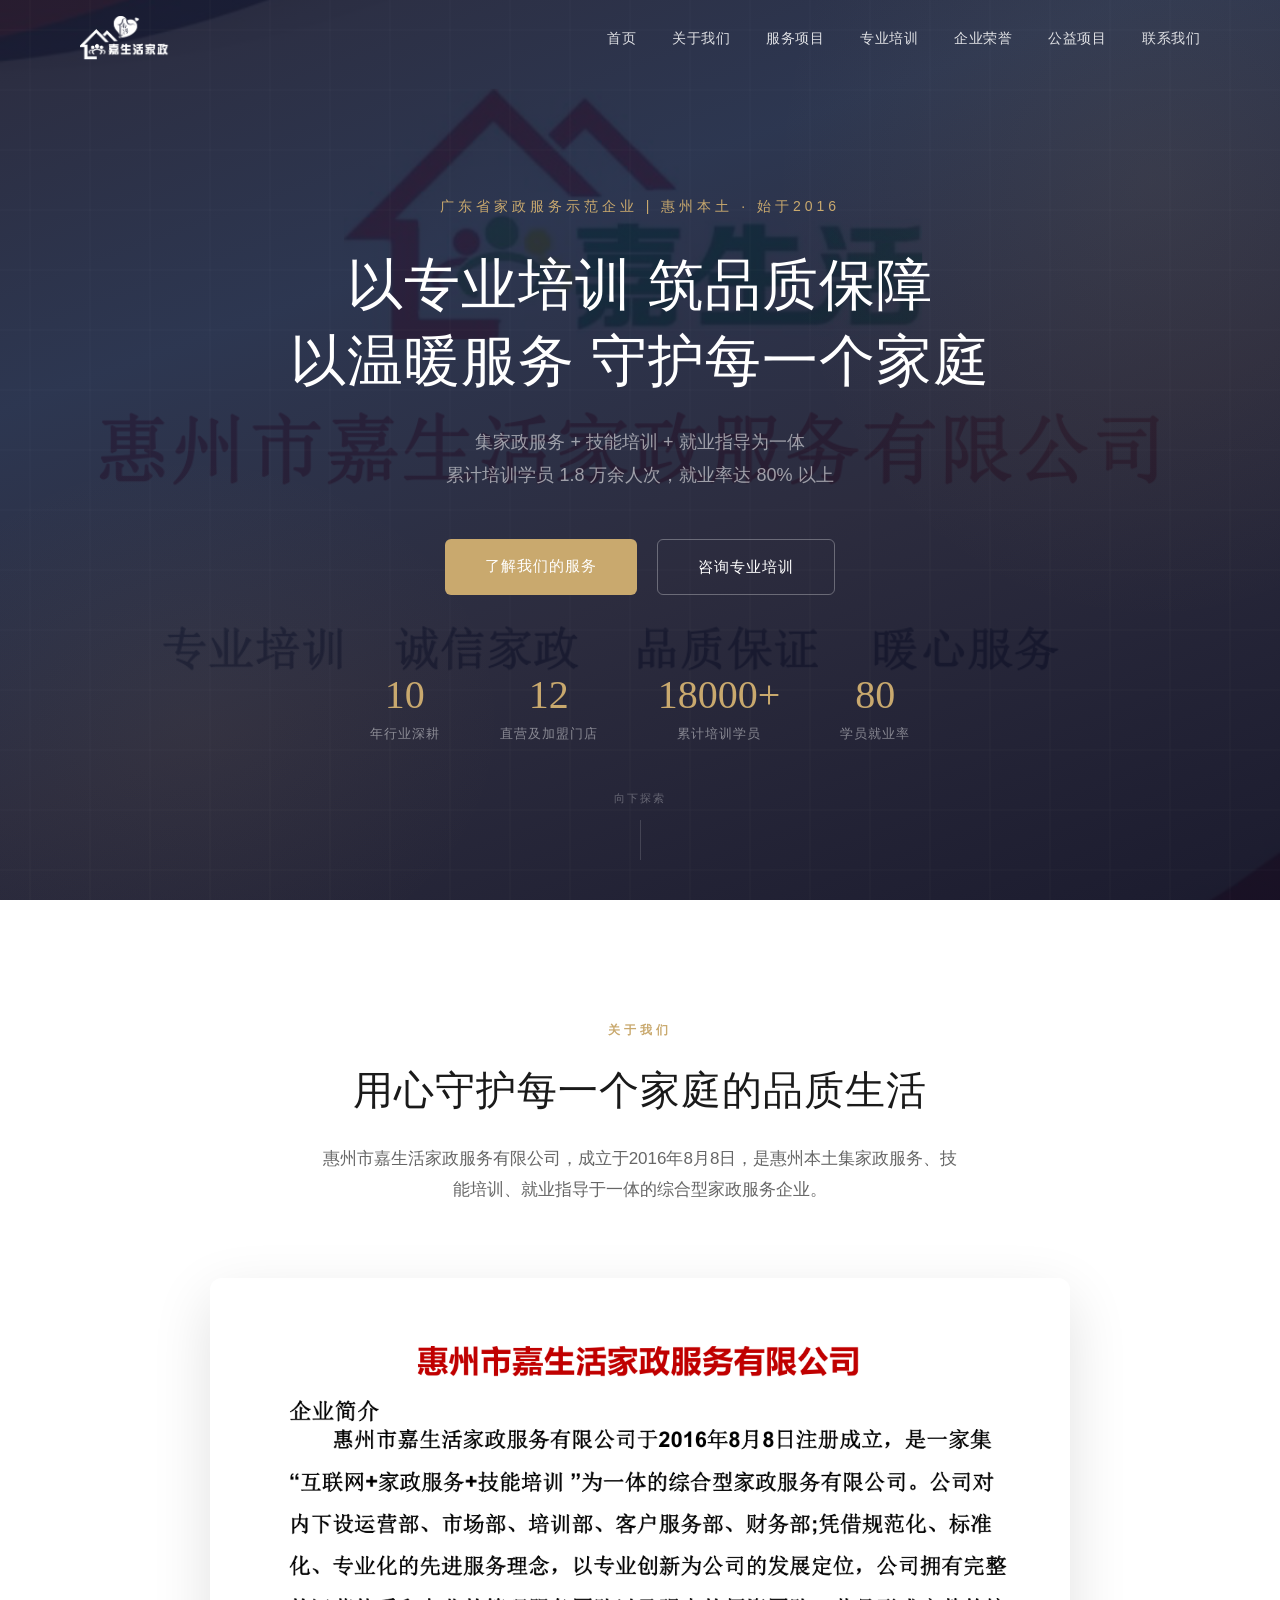
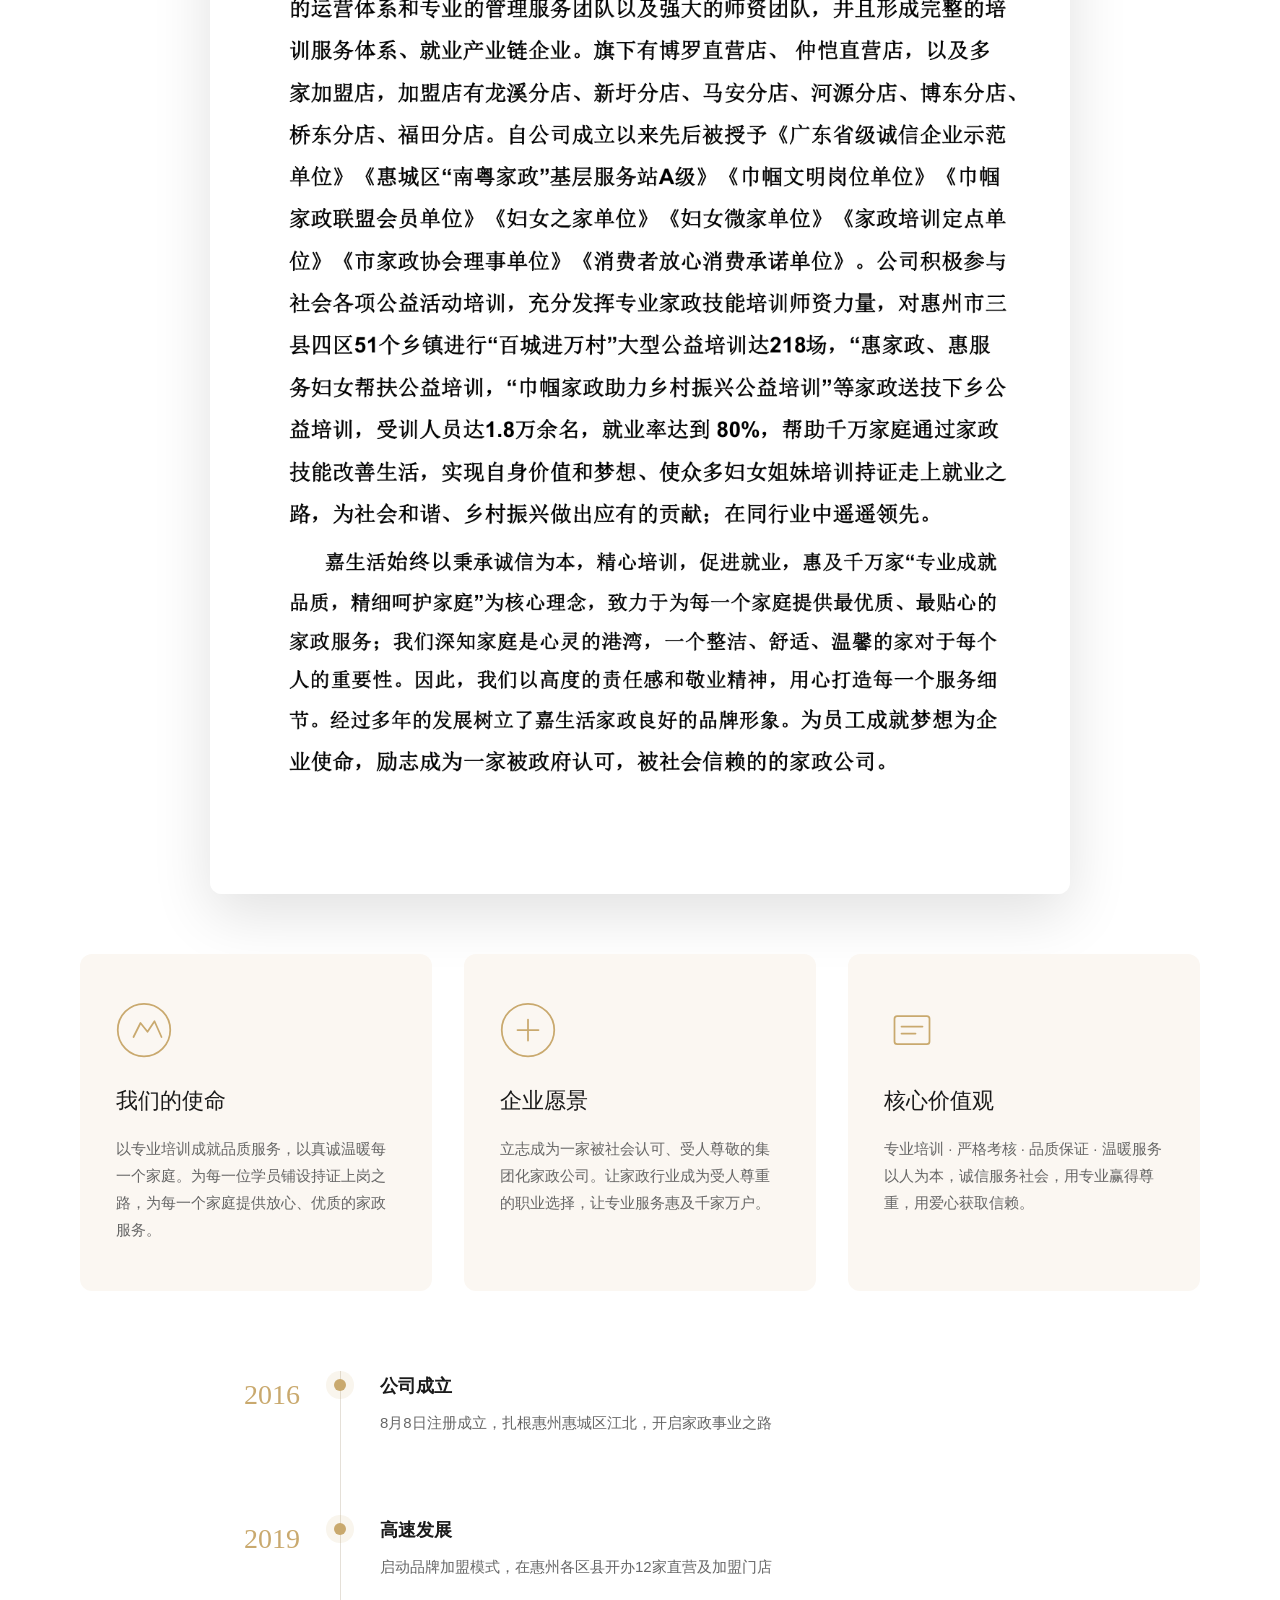
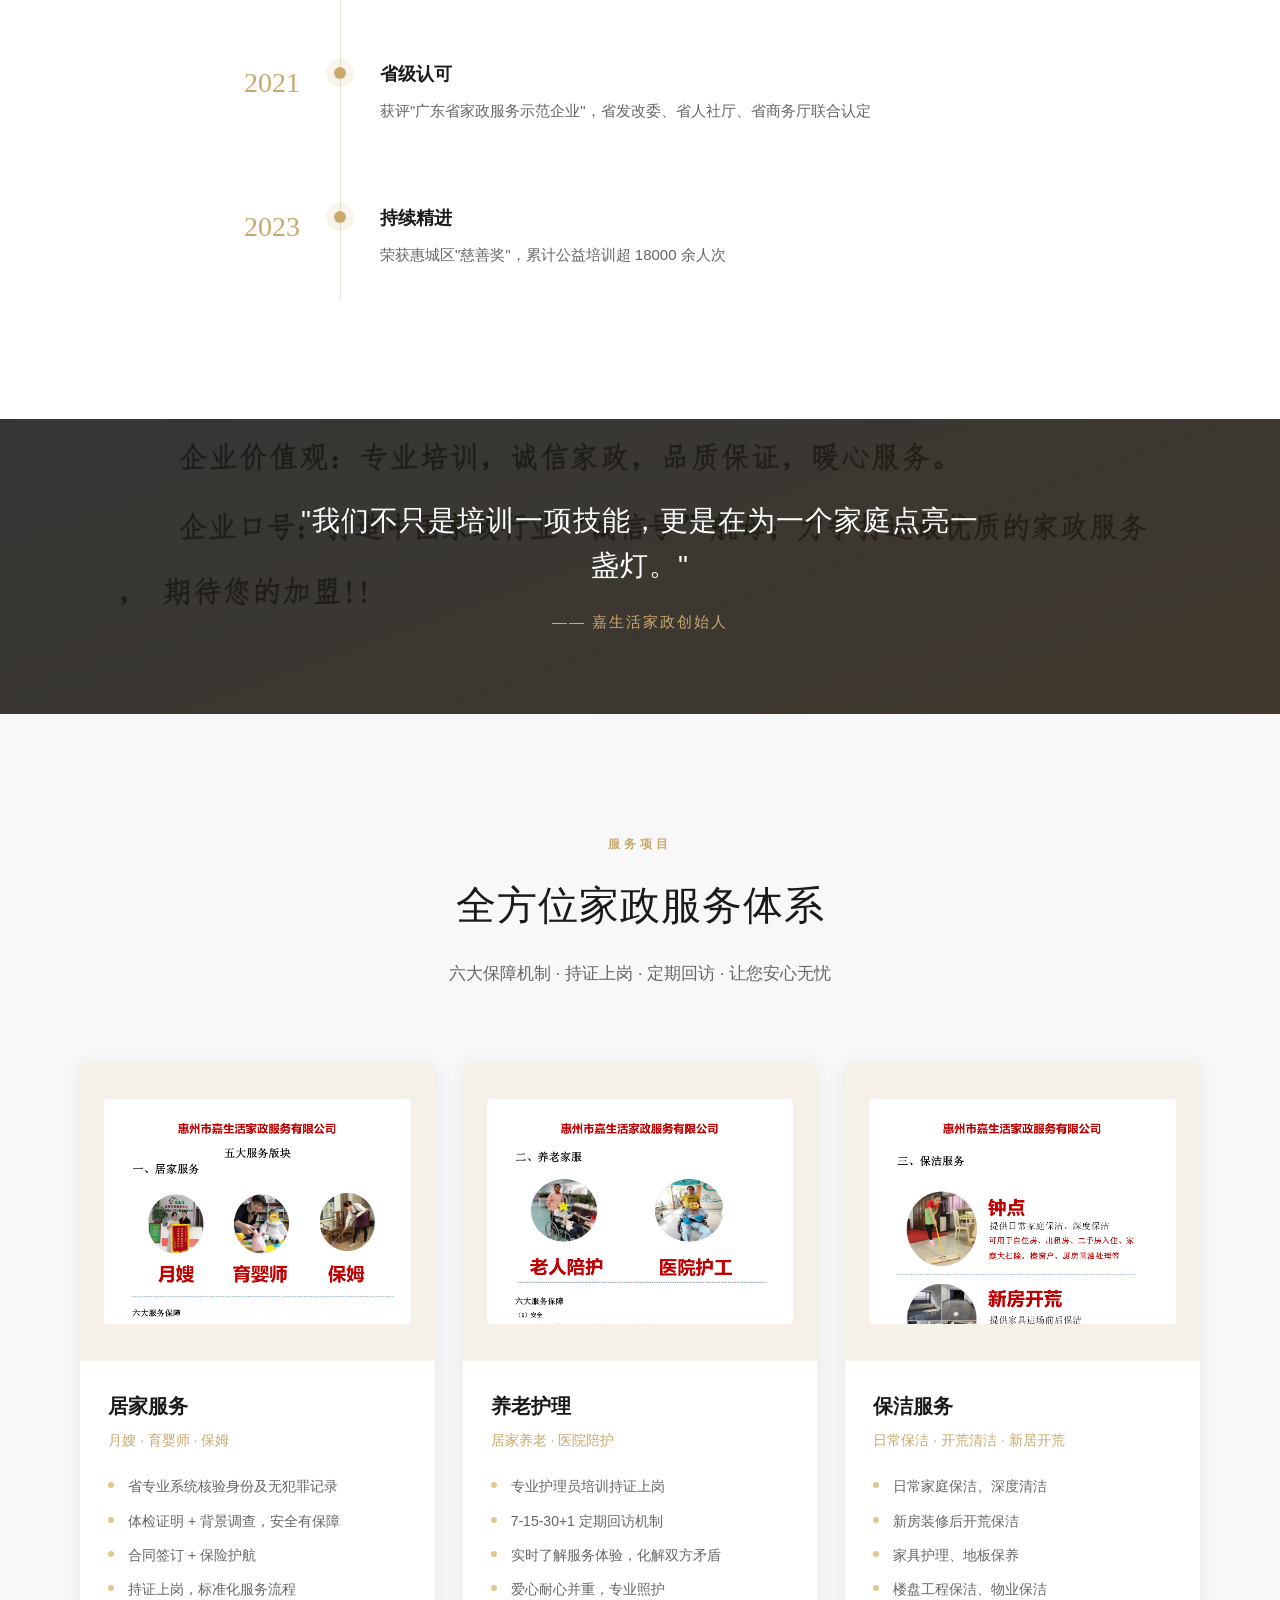
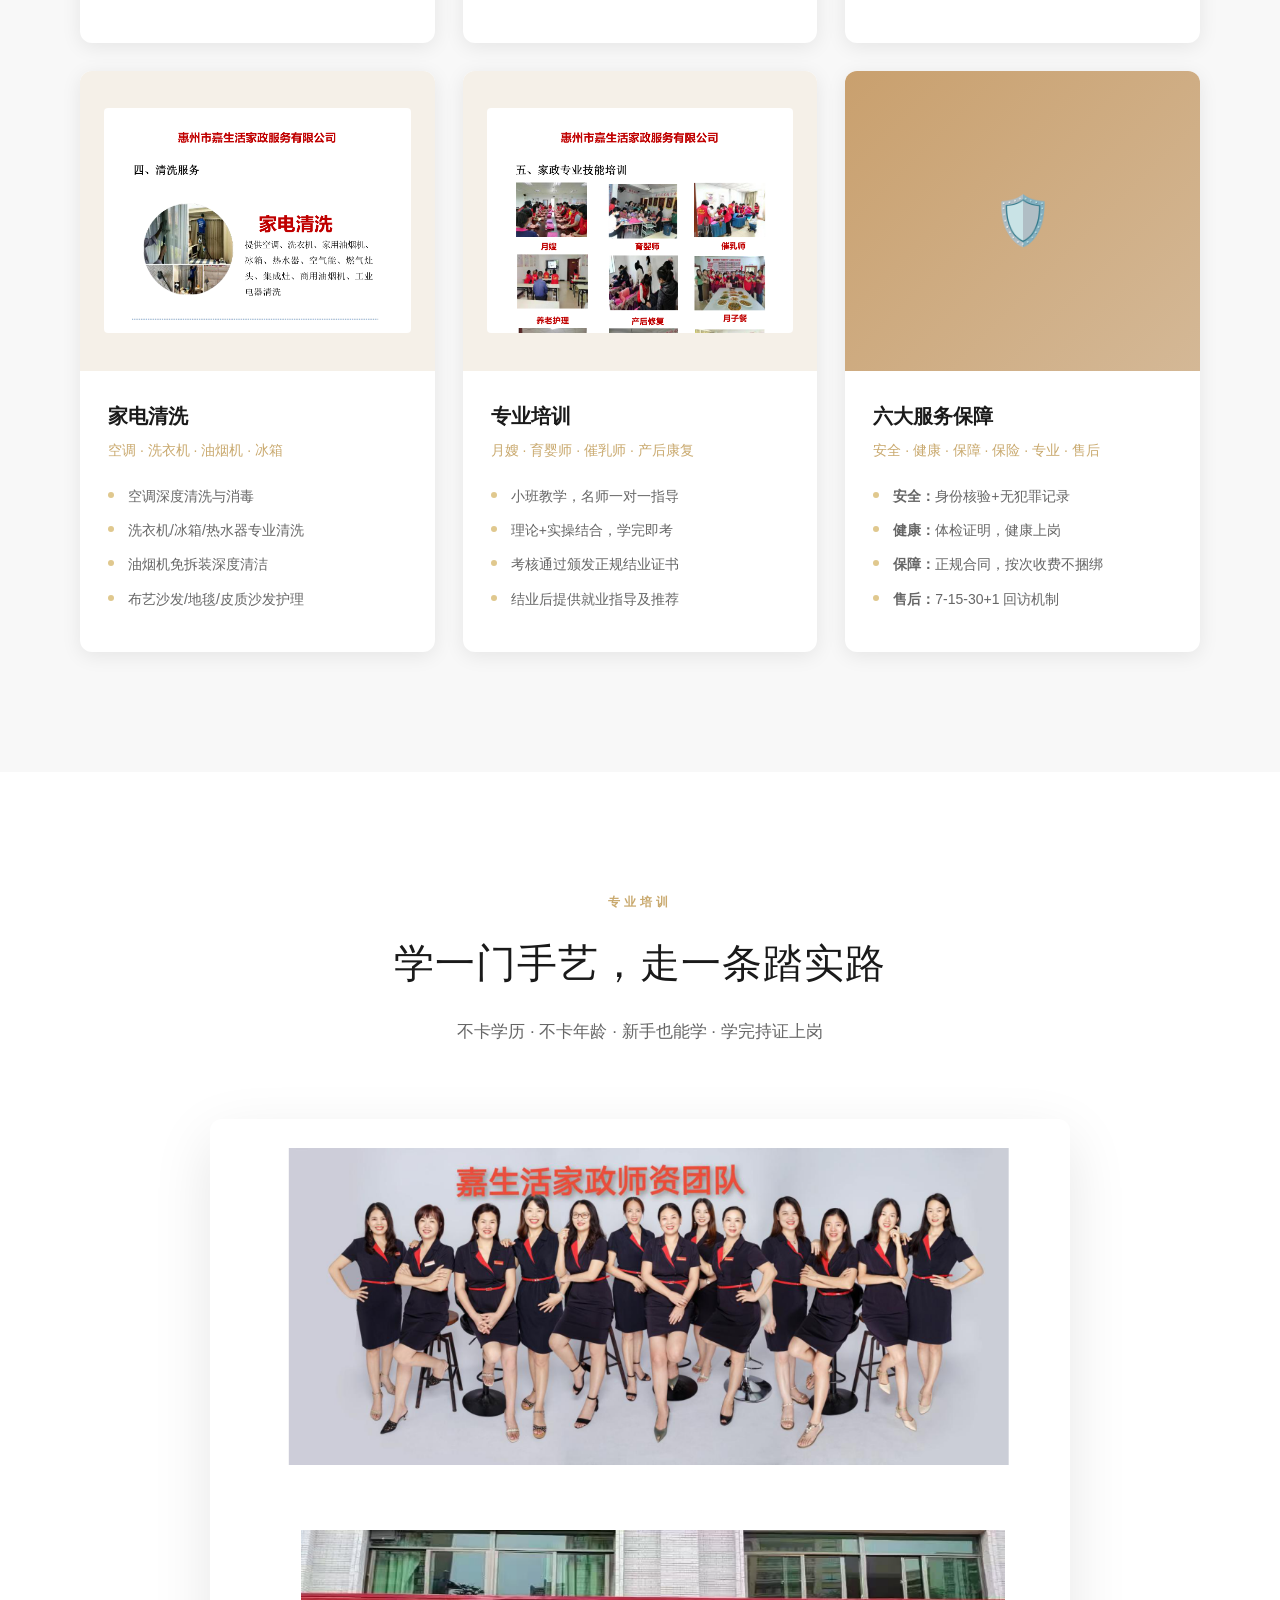
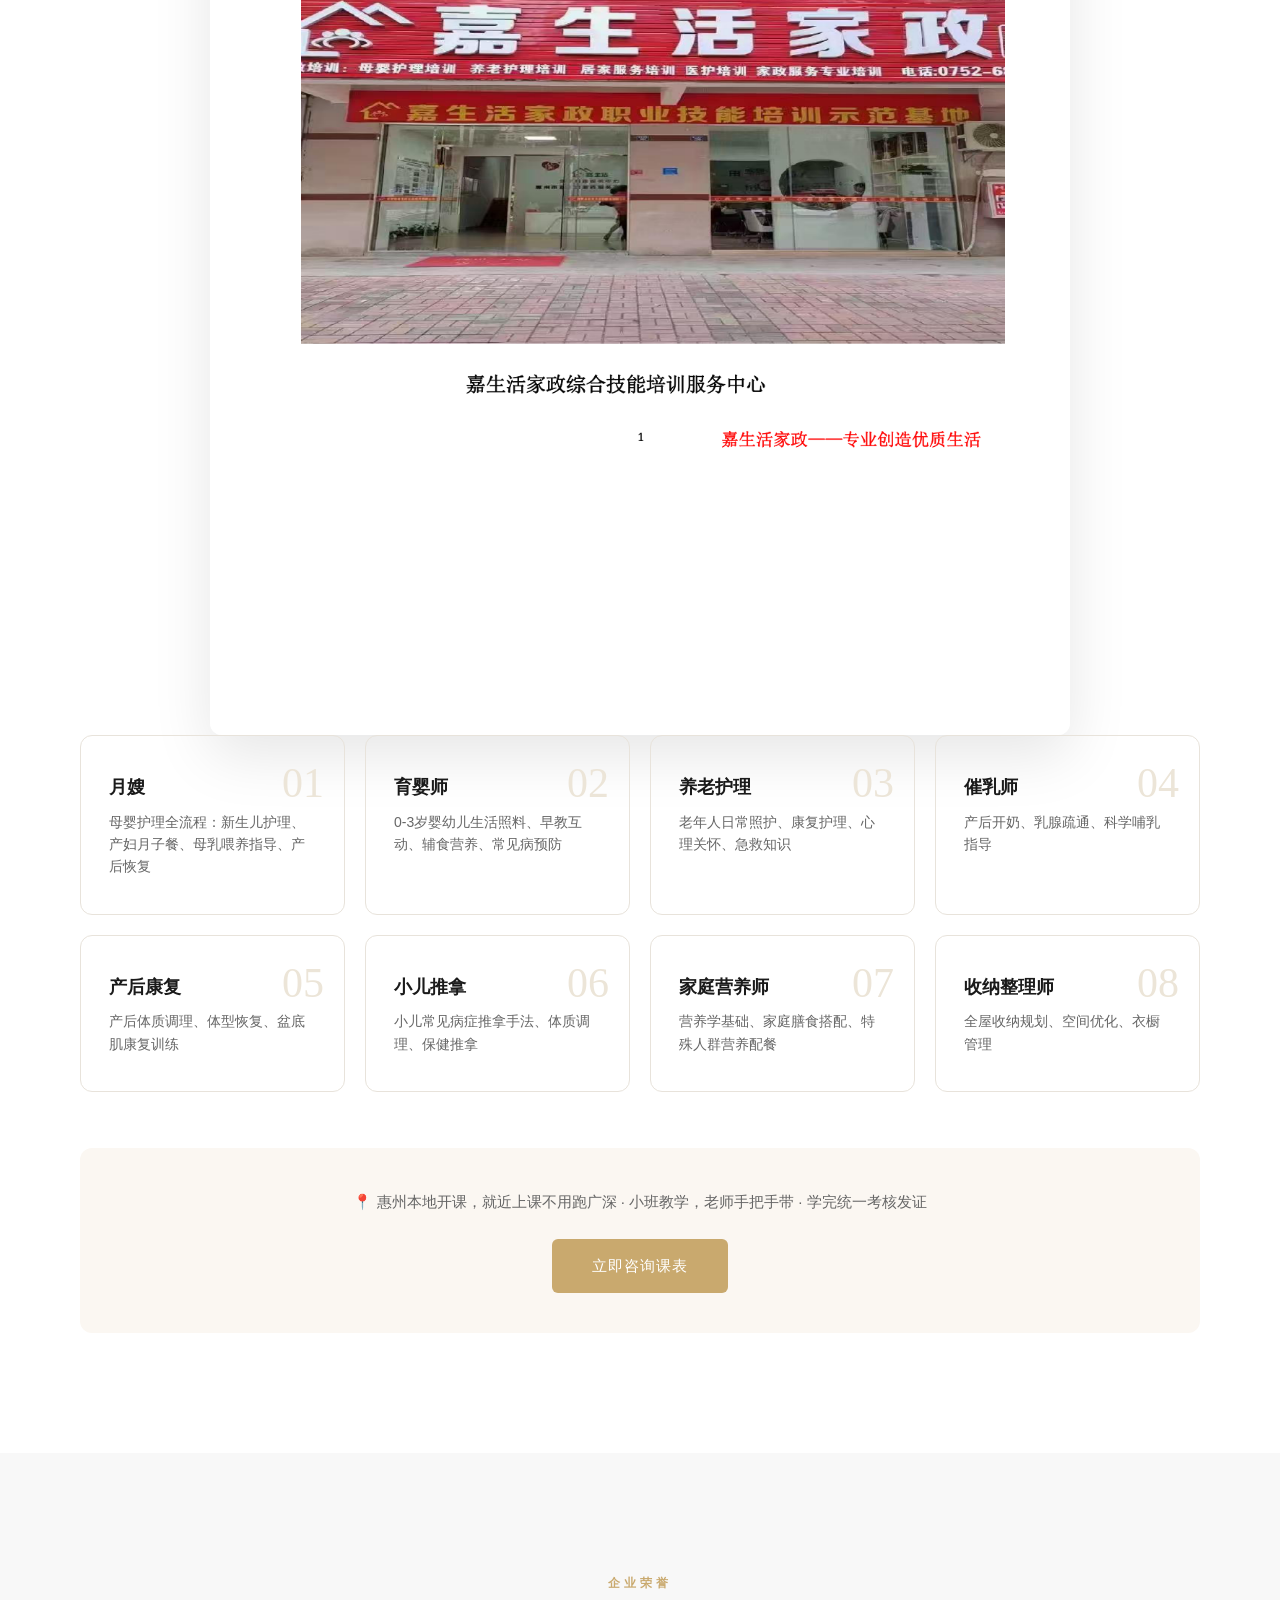
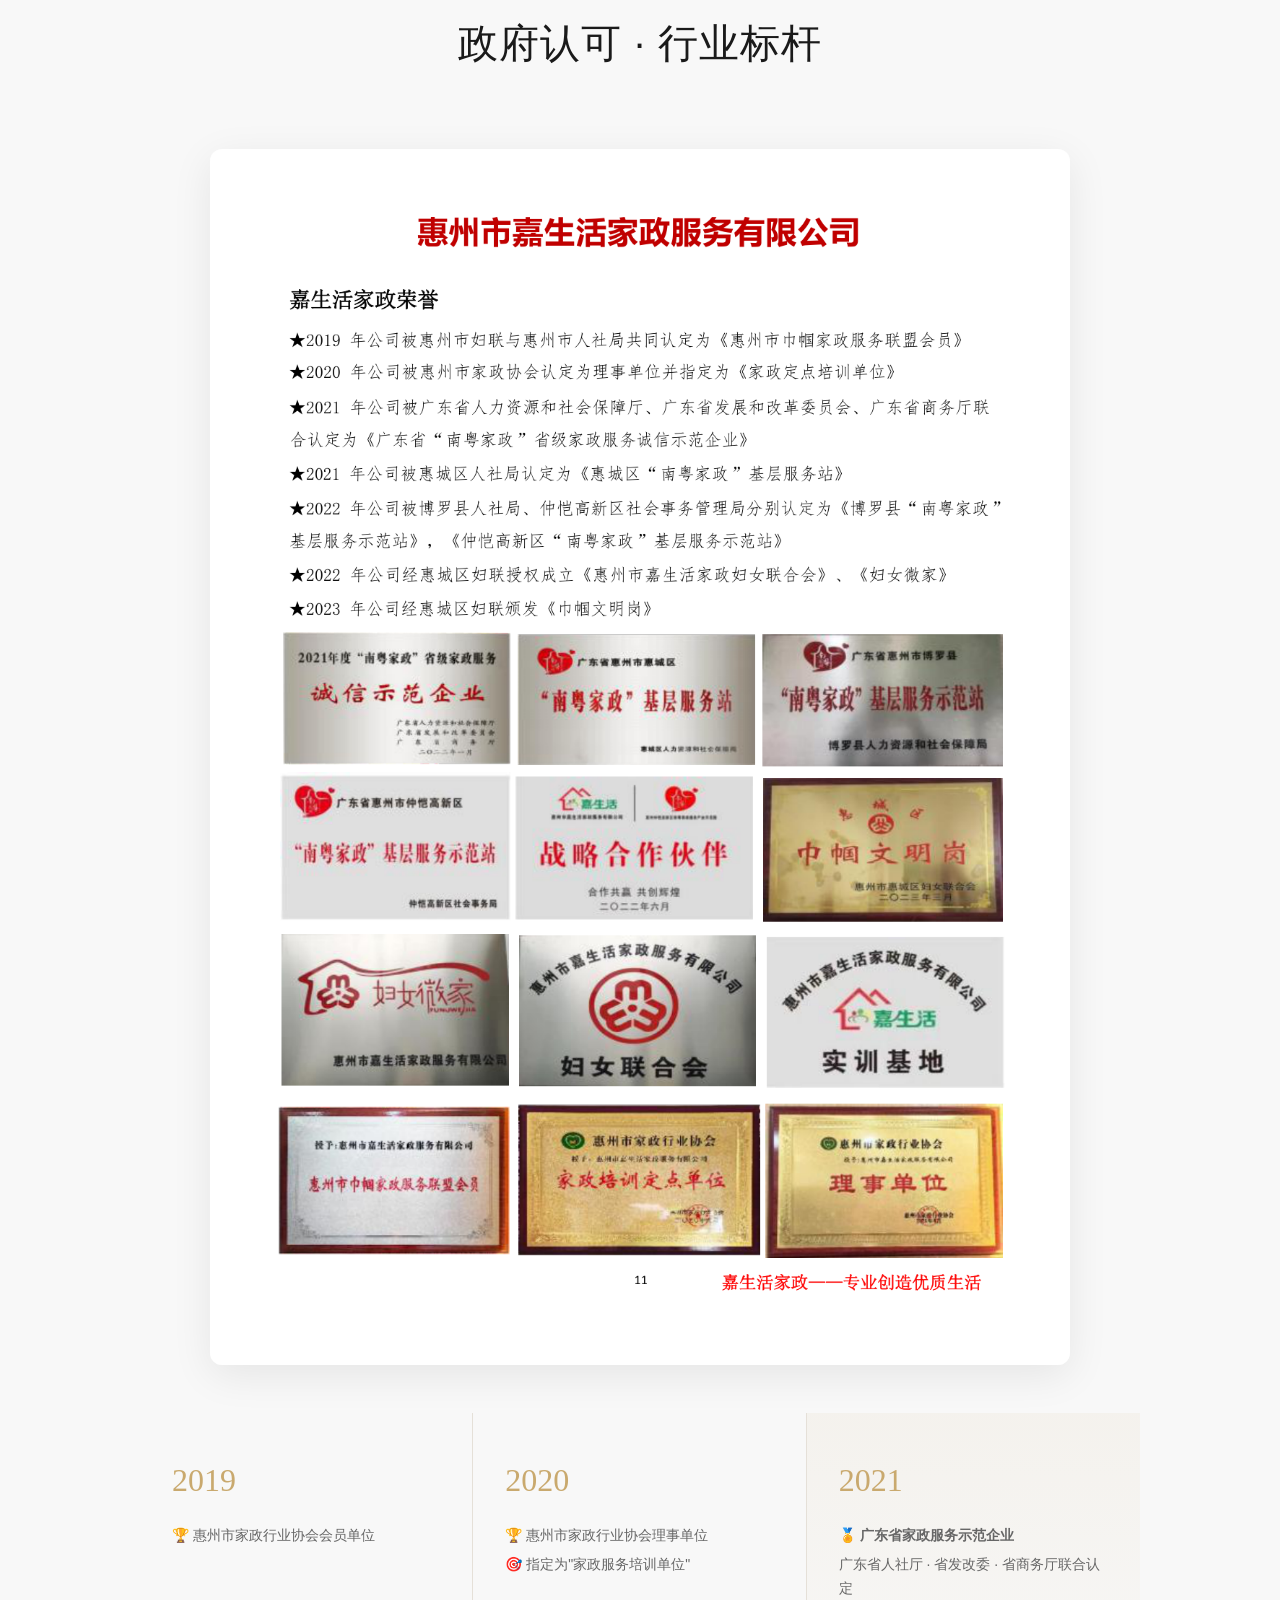
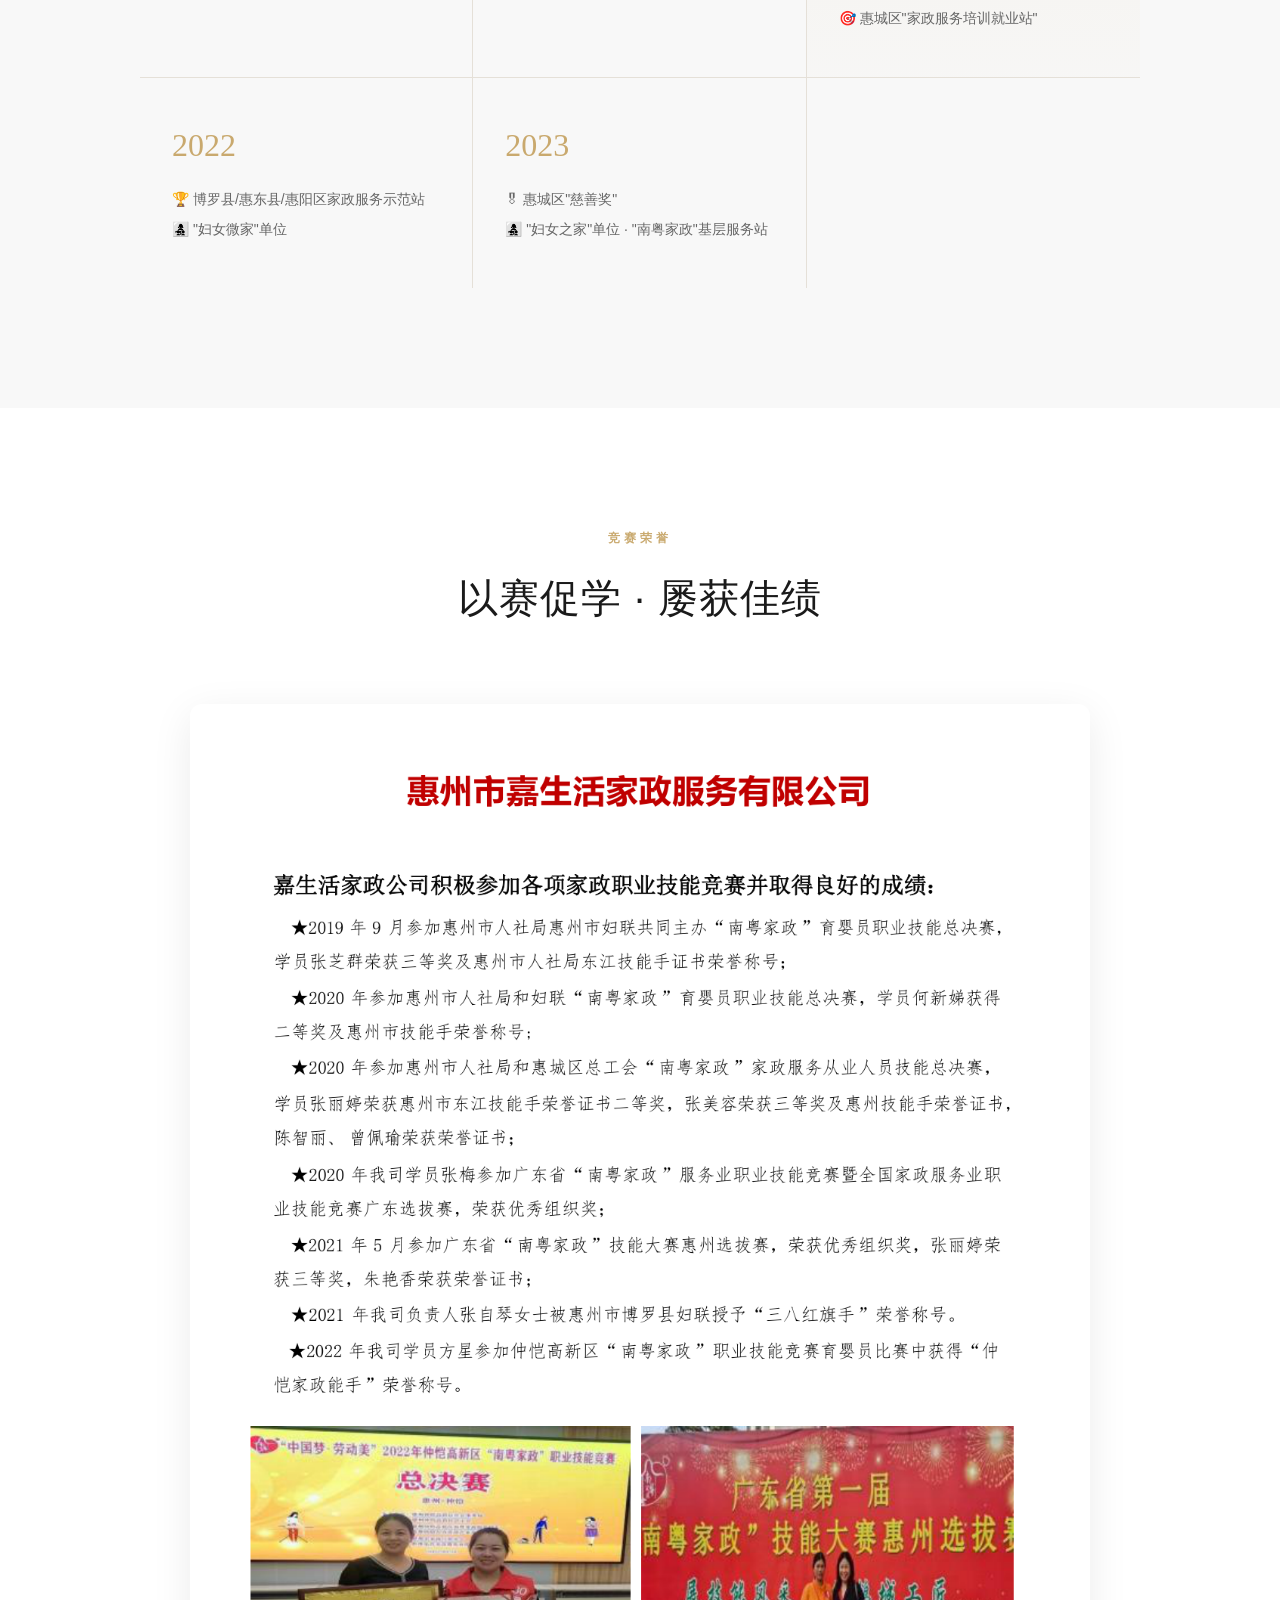
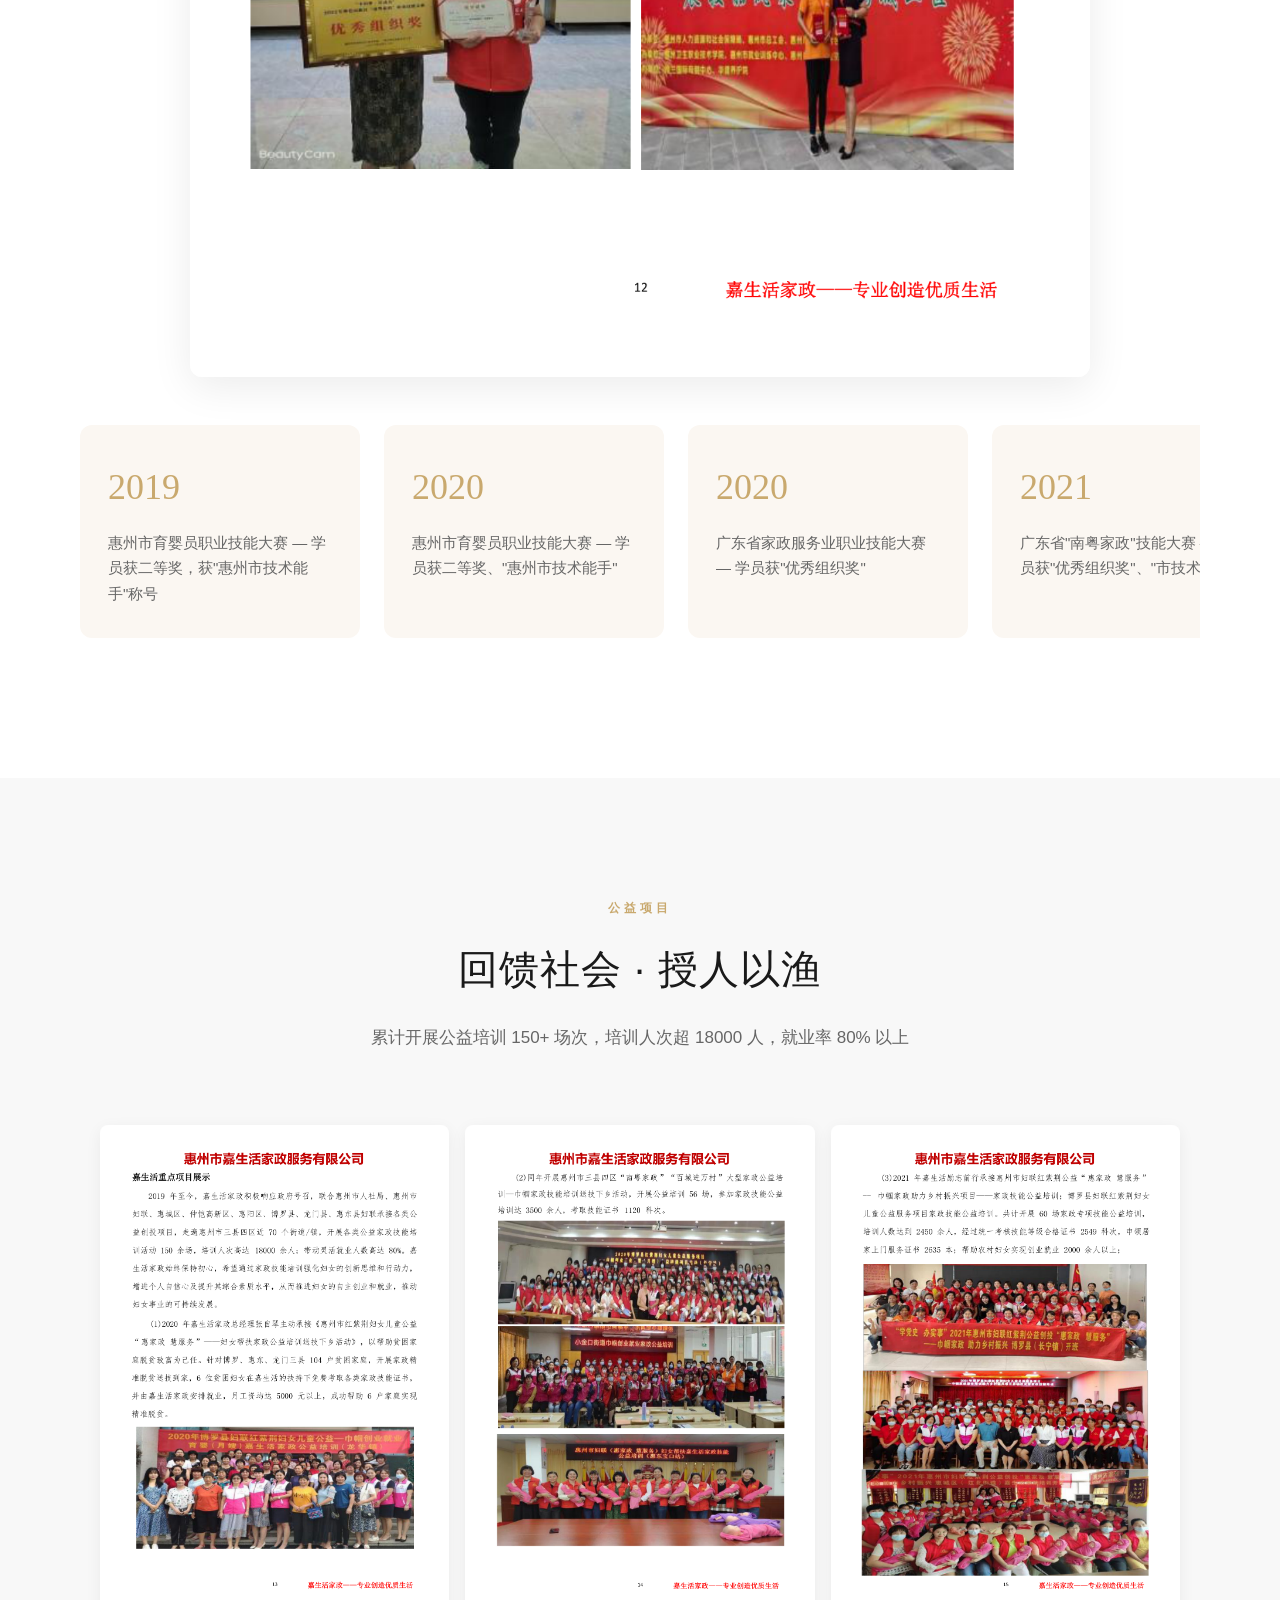
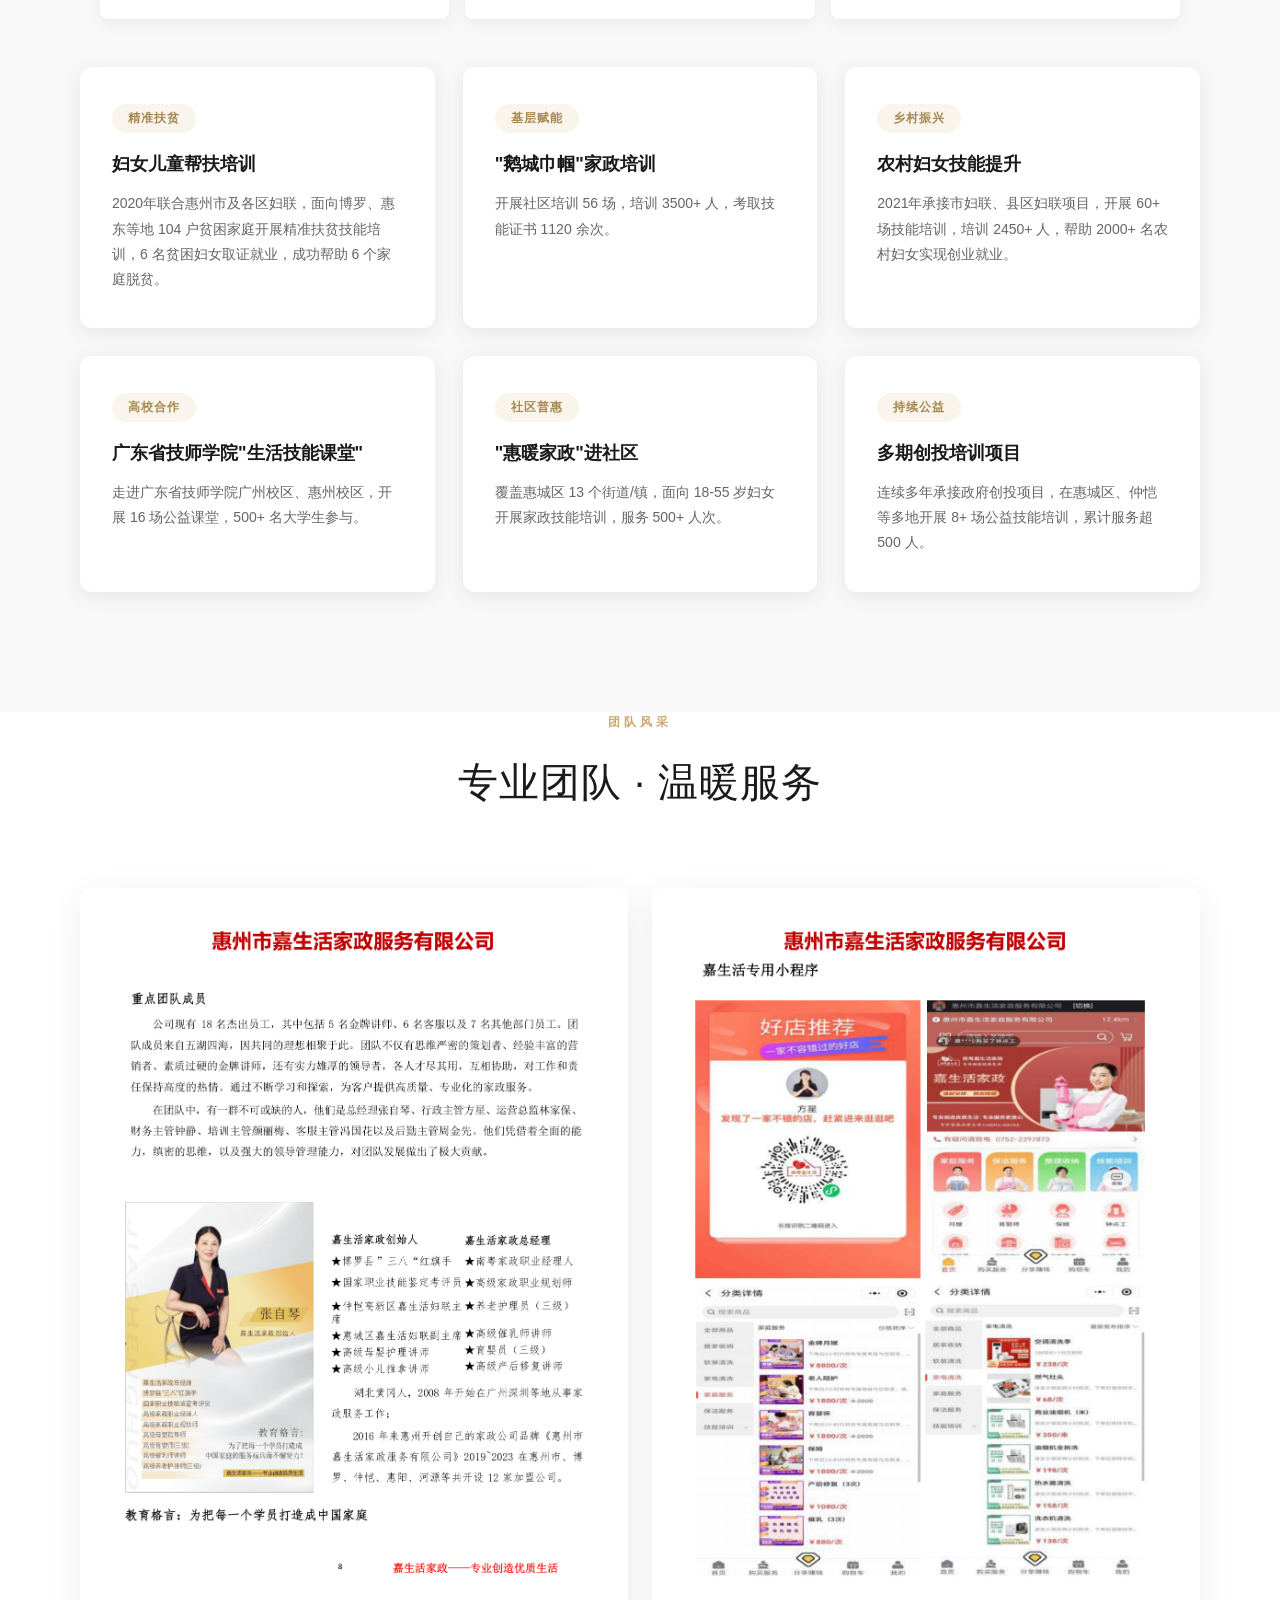
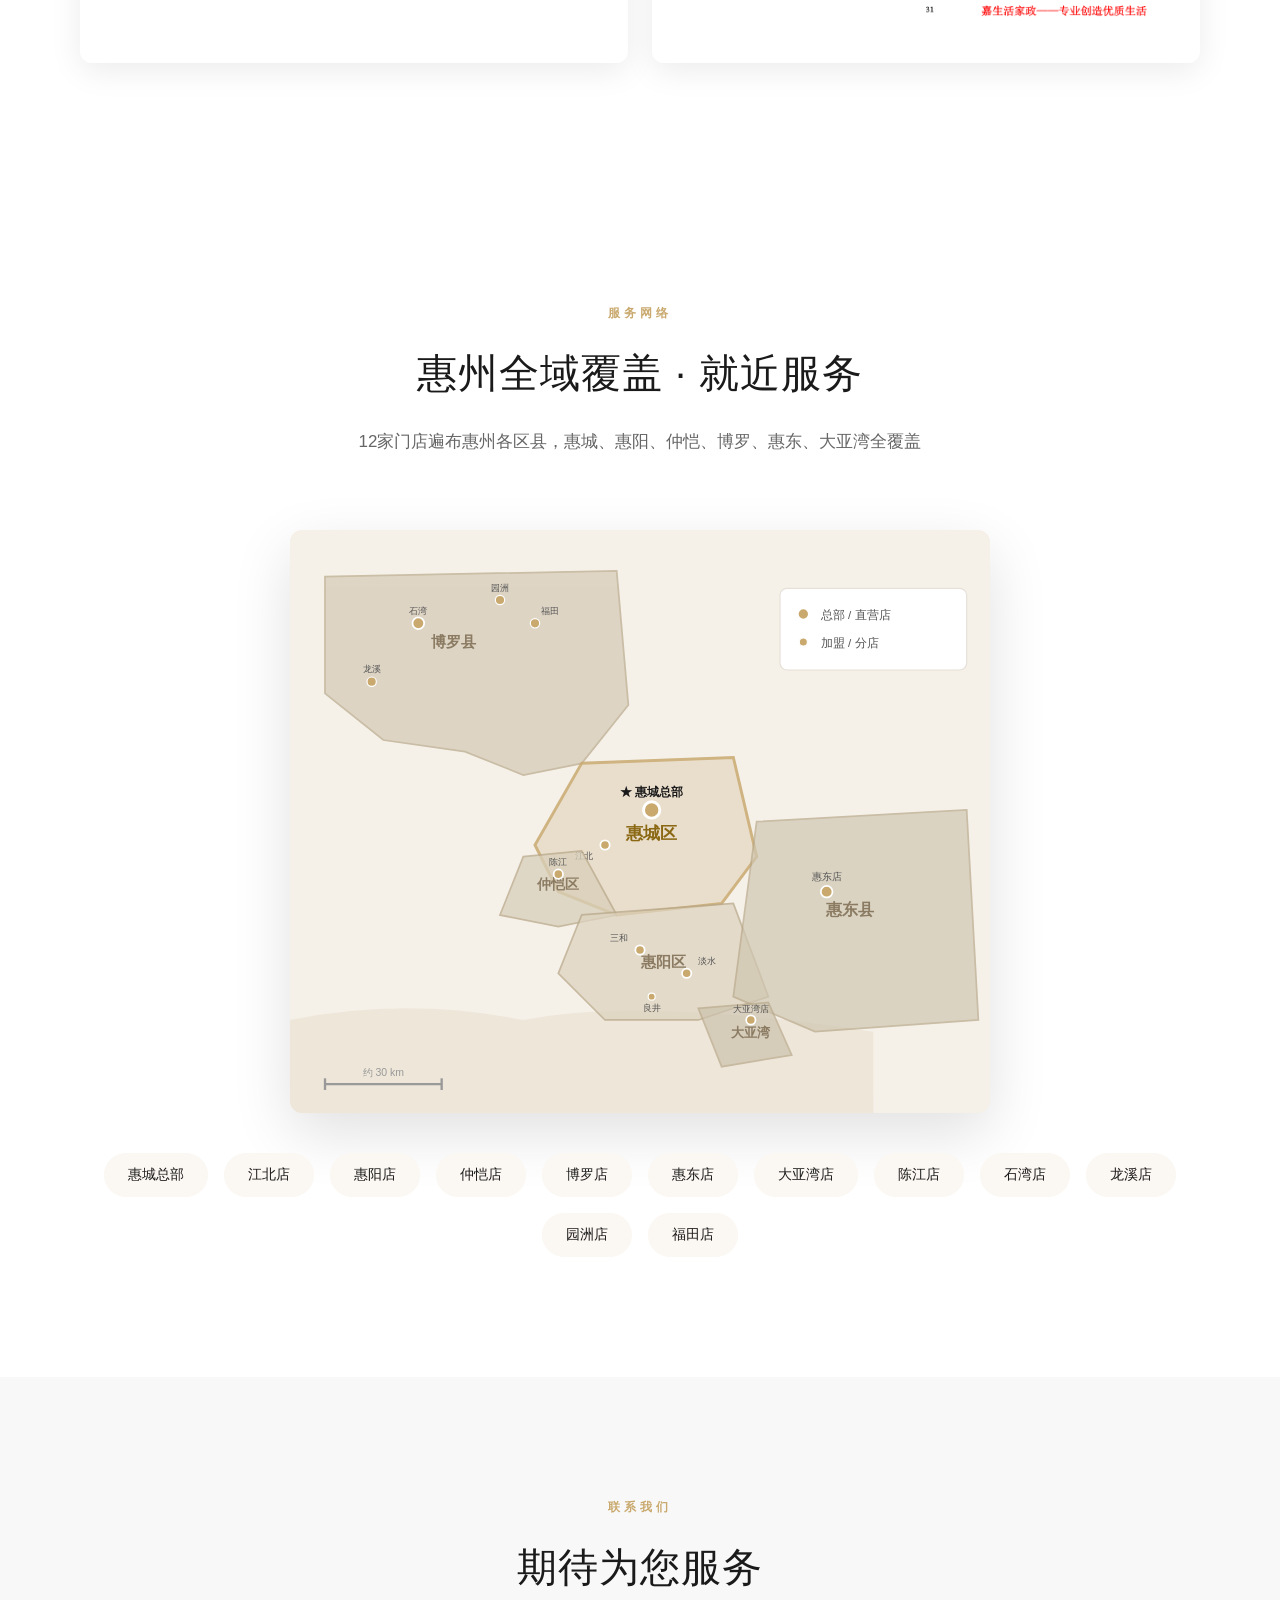
<file: index.html>
<!DOCTYPE html>
<html lang="zh-CN">
<head>
<meta charset="UTF-8">
<meta name="viewport" content="width=device-width, initial-scale=1.0">
<meta name="description" content="惠州市嘉生活家政服务有限公司——广东省家政服务示范企业，成立于2016年。月嫂、育婴师、养老护理、保洁清洗、家电清洗、专业培训。惠州12家门店，持证上岗，政府认可。">
<meta name="keywords" content="惠州家政,惠州月嫂培训,惠州育婴师,惠州养老护理,惠州家政公司,惠州月嫂,惠城区家政,嘉生活家政,惠州保姆,惠州保洁,惠州家政培训,月嫂考证,南粤家政">
<title>嘉生活家政 | 惠州月嫂培训·育婴师·养老护理·家政服务 - 广东省示范企业</title>
<meta property="og:title" content="嘉生活家政 - 惠州专业家政服务与培训">
<meta property="og:description" content="广东省家政服务示范企业，月嫂/育婴师/养老护理/保洁清洗，专业培训持证上岗，惠州12家门店覆盖全城。">
<meta property="og:image" content="https://jiashenghuo-website.vercel.app/images/logo-main.png">
<meta property="og:url" content="https://jiashenghuo-website.vercel.app/">
<meta name="baidu-site-verification" content="codeva-Vq1usfVjs2">
<link rel="canonical" href="https://jiashenghuo-website.vercel.app/">
<link rel="stylesheet" href="css/style.css">
</head>
<body>

<!-- Navigation -->
<nav class="navbar">
  <div class="nav-container">
    <a href="#home" class="nav-logo">
      <img src="images/logo-main.png" alt="嘉生活家政" class="logo-img">
    </a>
    <ul class="nav-menu">
      <li><a href="#home" class="nav-link">首页</a></li>
      <li><a href="#about" class="nav-link">关于我们</a></li>
      <li><a href="#services" class="nav-link">服务项目</a></li>
      <li><a href="#training" class="nav-link">专业培训</a></li>
      <li><a href="#achievements" class="nav-link">企业荣誉</a></li>
      <li><a href="#projects" class="nav-link">公益项目</a></li>
      <li><a href="#contact" class="nav-link">联系我们</a></li>
    </ul>
    <div class="nav-toggle">
      <span></span><span></span><span></span>
    </div>
  </div>
</nav>

<!-- Hero Section -->
<section id="home" class="hero" style="background: linear-gradient(160deg, rgba(26,26,46,0.92) 0%, rgba(22,33,62,0.9) 30%, rgba(26,26,46,0.92) 60%, rgba(15,15,35,0.95) 100%), url('images/hero-bg.png') center/cover no-repeat;">
  <div class="hero-overlay"></div>
  <div class="hero-content">
    <p class="hero-subtitle fade-up">广东省家政服务示范企业  |  惠州本土 · 始于2016</p>
    <h1 class="hero-title fade-up delay-1">以专业培训 筑品质保障<br>以温暖服务 守护每一个家庭</h1>
    <p class="hero-desc fade-up delay-2">集家政服务 + 技能培训 + 就业指导为一体<br>累计培训学员 1.8 万余人次，就业率达 80% 以上</p>
    <div class="hero-btns fade-up delay-3">
      <a href="#services" class="btn-primary">了解我们的服务</a>
      <a href="#training" class="btn-outline">咨询专业培训</a>
    </div>
  </div>
  <div class="hero-stats">
    <div class="stat-item">
      <span class="stat-number">10+</span>
      <span class="stat-label">年行业深耕</span>
    </div>
    <div class="stat-item">
      <span class="stat-number">12+</span>
      <span class="stat-label">直营及加盟门店</span>
    </div>
    <div class="stat-item">
      <span class="stat-number">18000+</span>
      <span class="stat-label">累计培训学员</span>
    </div>
    <div class="stat-item">
      <span class="stat-number">80%+</span>
      <span class="stat-label">学员就业率</span>
    </div>
  </div>
  <div class="hero-scroll">
    <span>向下探索</span>
    <div class="scroll-line"></div>
  </div>
</section>

<!-- About Section -->
<section id="about" class="about">
  <div class="container">
    <div class="section-header">
      <p class="section-label">关于我们</p>
      <h2 class="section-title">用心守护每一个家庭的品质生活</h2>
      <p class="section-lead">惠州市嘉生活家政服务有限公司，成立于2016年8月8日，是惠州本土集家政服务、技能培训、就业指导于一体的综合型家政服务企业。</p>
    </div>
    <div class="about-hero-img">
      <img src="images/about-company.png" alt="嘉生活家政企业简介">
    </div>
    <div class="about-grid" style="margin-top:60px;">
      <div class="about-card">
        <div class="about-icon">
          <svg viewBox="0 0 64 64" fill="none"><circle cx="32" cy="32" r="30" stroke="currentColor" stroke-width="2"/><path d="M20 40l8-16 8 10 8-12 8 18" stroke="currentColor" stroke-width="2" stroke-linecap="round" stroke-linejoin="round"/></svg>
        </div>
        <h3>我们的使命</h3>
        <p>以专业培训成就品质服务，以真诚温暖每一个家庭。为每一位学员铺设持证上岗之路，为每一个家庭提供放心、优质的家政服务。</p>
      </div>
      <div class="about-card">
        <div class="about-icon">
          <svg viewBox="0 0 64 64" fill="none"><circle cx="32" cy="32" r="30" stroke="currentColor" stroke-width="2"/><path d="M20 32h24M32 20v24" stroke="currentColor" stroke-width="2" stroke-linecap="round"/></svg>
        </div>
        <h3>企业愿景</h3>
        <p>立志成为一家被社会认可、受人尊敬的集团化家政公司。让家政行业成为受人尊重的职业选择，让专业服务惠及千家万户。</p>
      </div>
      <div class="about-card">
        <div class="about-icon">
          <svg viewBox="0 0 64 64" fill="none"><rect x="12" y="16" width="40" height="32" rx="3" stroke="currentColor" stroke-width="2"/><path d="M20 28h24M20 36h16" stroke="currentColor" stroke-width="2" stroke-linecap="round"/></svg>
        </div>
        <h3>核心价值观</h3>
        <p>专业培训 · 严格考核 · 品质保证 · 温暖服务<br>以人为本，诚信服务社会，用专业赢得尊重，用爱心获取信赖。</p>
      </div>
    </div>
    <!-- Timeline -->
    <div class="timeline">
      <div class="timeline-item">
        <div class="timeline-year">2016</div>
        <div class="timeline-dot"></div>
        <div class="timeline-content">
          <h4>公司成立</h4>
          <p>8月8日注册成立，扎根惠州惠城区江北，开启家政事业之路</p>
        </div>
      </div>
      <div class="timeline-item">
        <div class="timeline-year">2019</div>
        <div class="timeline-dot"></div>
        <div class="timeline-content">
          <h4>高速发展</h4>
          <p>启动品牌加盟模式，在惠州各区县开办12家直营及加盟门店</p>
        </div>
      </div>
      <div class="timeline-item">
        <div class="timeline-year">2021</div>
        <div class="timeline-dot"></div>
        <div class="timeline-content">
          <h4>省级认可</h4>
          <p>获评"广东省家政服务示范企业"，省发改委、省人社厅、省商务厅联合认定</p>
        </div>
      </div>
      <div class="timeline-item">
        <div class="timeline-year">2023</div>
        <div class="timeline-dot"></div>
        <div class="timeline-content">
          <h4>持续精进</h4>
          <p>荣获惠城区"慈善奖"，累计公益培训超 18000 余人次</p>
        </div>
      </div>
    </div>
  </div>
</section>

<!-- Culture Banner -->
<section class="culture-banner" style="background: linear-gradient(160deg, rgba(26,26,26,0.88) 0%, rgba(44,36,22,0.9) 100%), url('images/culture.png') center/cover no-repeat;">
  <div class="container">
    <div class="culture-quote">
      <p class="quote-text">"我们不只是培训一项技能，更是在为一个家庭点亮一盏灯。"</p>
      <p class="quote-author">—— 嘉生活家政创始人</p>
    </div>
  </div>
</section>

<!-- Services Section -->
<section id="services" class="services">
  <div class="container">
    <div class="section-header">
      <p class="section-label">服务项目</p>
      <h2 class="section-title">全方位家政服务体系</h2>
      <p class="section-lead">六大保障机制 · 持证上岗 · 定期回访 · 让您安心无忧</p>
    </div>
    <div class="services-grid">
      <div class="service-card">
        <div class="service-img"><img src="images/clean_home-service.png" alt="居家服务" class="simg"></div>
        <div class="service-body">
          <h3>居家服务</h3>
          <p>月嫂 · 育婴师 · 保姆</p>
          <ul>
            <li>省专业系统核验身份及无犯罪记录</li>
            <li>体检证明 + 背景调查，安全有保障</li>
            <li>合同签订 + 保险护航</li>
            <li>持证上岗，标准化服务流程</li>
          </ul>
        </div>
      </div>
      <div class="service-card">
        <div class="service-img"><img src="images/clean_elderly-care.png" alt="养老护理" class="simg"></div>
        <div class="service-body">
          <h3>养老护理</h3>
          <p>居家养老 · 医院陪护</p>
          <ul>
            <li>专业护理员培训持证上岗</li>
            <li>7-15-30+1 定期回访机制</li>
            <li>实时了解服务体验，化解双方矛盾</li>
            <li>爱心耐心并重，专业照护</li>
          </ul>
        </div>
      </div>
      <div class="service-card">
        <div class="service-img"><img src="images/clean_cleaning.png" alt="保洁服务" class="simg"></div>
        <div class="service-body">
          <h3>保洁服务</h3>
          <p>日常保洁 · 开荒清洁 · 新居开荒</p>
          <ul>
            <li>日常家庭保洁、深度清洁</li>
            <li>新房装修后开荒保洁</li>
            <li>家具护理、地板保养</li>
            <li>楼盘工程保洁、物业保洁</li>
          </ul>
        </div>
      </div>
      <div class="service-card">
        <div class="service-img"><img src="images/clean_appliance.png" alt="家电清洗" class="simg"></div>
        <div class="service-body">
          <h3>家电清洗</h3>
          <p>空调 · 洗衣机 · 油烟机 · 冰箱</p>
          <ul>
            <li>空调深度清洗与消毒</li>
            <li>洗衣机/冰箱/热水器专业清洗</li>
            <li>油烟机免拆装深度清洁</li>
            <li>布艺沙发/地毯/皮质沙发护理</li>
          </ul>
        </div>
      </div>
      <div class="service-card">
        <div class="service-img"><img src="images/clean_training-programs.png" alt="专业培训" class="simg"></div>
        <div class="service-body">
          <h3>专业培训</h3>
          <p>月嫂 · 育婴师 · 催乳师 · 产后康复</p>
          <ul>
            <li>小班教学，名师一对一指导</li>
            <li>理论+实操结合，学完即考</li>
            <li>考核通过颁发正规结业证书</li>
            <li>结业后提供就业指导及推荐</li>
          </ul>
        </div>
      </div>
      <div class="service-card">
        <div class="service-img" style="background: linear-gradient(135deg, #C9A06E, #D4B896);">
          <span class="service-emoji">🛡️</span>
        </div>
        <div class="service-body">
          <h3>六大服务保障</h3>
          <p>安全 · 健康 · 保障 · 保险 · 专业 · 售后</p>
          <ul>
            <li><strong>安全：</strong>身份核验+无犯罪记录</li>
            <li><strong>健康：</strong>体检证明，健康上岗</li>
            <li><strong>保障：</strong>正规合同，按次收费不捆绑</li>
            <li><strong>售后：</strong>7-15-30+1 回访机制</li>
          </ul>
        </div>
      </div>
    </div>
  </div>
</section>

<!-- Training Section -->
<section id="training" class="training">
  <div class="container">
    <div class="section-header">
      <p class="section-label">专业培训</p>
      <h2 class="section-title">学一门手艺，走一条踏实路</h2>
      <p class="section-lead">不卡学历 · 不卡年龄 · 新手也能学 · 学完持证上岗</p>
    </div>
    <div class="training-hero-img">
      <img src="images/training-center.png" alt="嘉生活家政培训中心">
    </div>
    <div class="training-courses">
      <div class="course-item">
        <div class="course-num">01</div>
        <h3>月嫂</h3>
        <p>母婴护理全流程：新生儿护理、产妇月子餐、母乳喂养指导、产后恢复</p>
      </div>
      <div class="course-item">
        <div class="course-num">02</div>
        <h3>育婴师</h3>
        <p>0-3岁婴幼儿生活照料、早教互动、辅食营养、常见病预防</p>
      </div>
      <div class="course-item">
        <div class="course-num">03</div>
        <h3>养老护理</h3>
        <p>老年人日常照护、康复护理、心理关怀、急救知识</p>
      </div>
      <div class="course-item">
        <div class="course-num">04</div>
        <h3>催乳师</h3>
        <p>产后开奶、乳腺疏通、科学哺乳指导</p>
      </div>
      <div class="course-item">
        <div class="course-num">05</div>
        <h3>产后康复</h3>
        <p>产后体质调理、体型恢复、盆底肌康复训练</p>
      </div>
      <div class="course-item">
        <div class="course-num">06</div>
        <h3>小儿推拿</h3>
        <p>小儿常见病症推拿手法、体质调理、保健推拿</p>
      </div>
      <div class="course-item">
        <div class="course-num">07</div>
        <h3>家庭营养师</h3>
        <p>营养学基础、家庭膳食搭配、特殊人群营养配餐</p>
      </div>
      <div class="course-item">
        <div class="course-num">08</div>
        <h3>收纳整理师</h3>
        <p>全屋收纳规划、空间优化、衣橱管理</p>
      </div>
    </div>
    <div class="training-cta">
      <p>📍 惠州本地开课，就近上课不用跑广深  ·  小班教学，老师手把手带  ·  学完统一考核发证</p>
      <a href="#contact" class="btn-primary">立即咨询课表</a>
    </div>
  </div>
</section>

<!-- Achievements Section -->
<section id="achievements" class="achievements">
  <div class="container">
    <div class="section-header">
      <p class="section-label">企业荣誉</p>
      <h2 class="section-title">政府认可 · 行业标杆</h2>
    </div>
    <div class="certs-gallery" style="margin-bottom:48px;">
      <img src="images/awards-1.png" alt="企业资质荣誉" style="width:100%;border-radius:12px;box-shadow:0 10px 40px rgba(0,0,0,0.08);">
    </div>
    <div class="achievements-grid">
      <div class="achievement-year">
        <h3>2019</h3>
        <div class="achievement-items">
          <p>🏆 惠州市家政行业协会会员单位</p>
        </div>
      </div>
      <div class="achievement-year">
        <h3>2020</h3>
        <div class="achievement-items">
          <p>🏆 惠州市家政行业协会理事单位</p>
          <p>🎯 指定为"家政服务培训单位"</p>
        </div>
      </div>
      <div class="achievement-year highlight">
        <h3>2021</h3>
        <div class="achievement-items">
          <p>🏅 <strong>广东省家政服务示范企业</strong></p>
          <p>广东省人社厅 · 省发改委 · 省商务厅联合认定</p>
          <p>🎯 惠城区"家政服务培训就业站"</p>
        </div>
      </div>
      <div class="achievement-year">
        <h3>2022</h3>
        <div class="achievement-items">
          <p>🏆 博罗县/惠东县/惠阳区家政服务示范站</p>
          <p>👩‍👧‍👦 "妇女微家"单位</p>
        </div>
      </div>
      <div class="achievement-year">
        <h3>2023</h3>
        <div class="achievement-items">
          <p>🎖 惠城区"慈善奖"</p>
          <p>👩‍👧‍👦 "妇女之家"单位 · "南粤家政"基层服务站</p>
        </div>
      </div>
    </div>
  </div>
</section>

<!-- Competition Awards -->
<section class="awards">
  <div class="container">
    <div class="section-header">
      <p class="section-label">竞赛荣誉</p>
      <h2 class="section-title">以赛促学 · 屡获佳绩</h2>
    </div>
    <div style="max-width:900px;margin:0 auto 40px;">
      <img src="images/awards-2.png" alt="竞赛荣誉" style="width:100%;border-radius:12px;box-shadow:0 10px 40px rgba(0,0,0,0.08);">
    </div>
    <div class="awards-scroll">
      <div class="award-card">
        <div class="award-year">2019</div>
        <p>惠州市育婴员职业技能大赛 — 学员获二等奖，获"惠州市技术能手"称号</p>
      </div>
      <div class="award-card">
        <div class="award-year">2020</div>
        <p>惠州市育婴员职业技能大赛 — 学员获二等奖、"惠州市技术能手"</p>
      </div>
      <div class="award-card">
        <div class="award-year">2020</div>
        <p>广东省家政服务业职业技能大赛 — 学员获"优秀组织奖"</p>
      </div>
      <div class="award-card">
        <div class="award-year">2021</div>
        <p>广东省"南粤家政"技能大赛 — 学员获"优秀组织奖"、"市技术能手"</p>
      </div>
      <div class="award-card">
        <div class="award-year">2022</div>
        <p>惠城区家政服务职业技能大赛育婴员组 — 学员获"惠城区技术能手"</p>
      </div>
    </div>
  </div>
</section>

<!-- Public Welfare Projects -->
<section id="projects" class="projects">
  <div class="container">
    <div class="section-header">
      <p class="section-label">公益项目</p>
      <h2 class="section-title">回馈社会 · 授人以渔</h2>
      <p class="section-lead">累计开展公益培训 150+ 场次，培训人次超 18000 人，就业率 80% 以上</p>
    </div>
    <!-- Project Photo Gallery -->
    <div class="project-photos" style="display:grid;grid-template-columns:repeat(3,1fr);gap:16px;margin-bottom:48px;">
      <img src="images/project-1.png" alt="公益培训项目" style="width:100%;border-radius:8px;box-shadow:0 4px 16px rgba(0,0,0,0.06);">
      <img src="images/project-2.png" alt="公益培训项目" style="width:100%;border-radius:8px;box-shadow:0 4px 16px rgba(0,0,0,0.06);">
      <img src="images/project-3.png" alt="公益培训项目" style="width:100%;border-radius:8px;box-shadow:0 4px 16px rgba(0,0,0,0.06);">
    </div>
    <div class="projects-grid">
      <div class="project-card">
        <div class="project-tag">精准扶贫</div>
        <h3>妇女儿童帮扶培训</h3>
        <p>2020年联合惠州市及各区妇联，面向博罗、惠东等地 104 户贫困家庭开展精准扶贫技能培训，6 名贫困妇女取证就业，成功帮助 6 个家庭脱贫。</p>
      </div>
      <div class="project-card">
        <div class="project-tag">基层赋能</div>
        <h3>"鹅城巾帼"家政培训</h3>
        <p>开展社区培训 56 场，培训 3500+ 人，考取技能证书 1120 余次。</p>
      </div>
      <div class="project-card">
        <div class="project-tag">乡村振兴</div>
        <h3>农村妇女技能提升</h3>
        <p>2021年承接市妇联、县区妇联项目，开展 60+ 场技能培训，培训 2450+ 人，帮助 2000+ 名农村妇女实现创业就业。</p>
      </div>
      <div class="project-card">
        <div class="project-tag">高校合作</div>
        <h3>广东省技师学院"生活技能课堂"</h3>
        <p>走进广东省技师学院广州校区、惠州校区，开展 16 场公益课堂，500+ 名大学生参与。</p>
      </div>
      <div class="project-card">
        <div class="project-tag">社区普惠</div>
        <h3>"惠暖家政"进社区</h3>
        <p>覆盖惠城区 13 个街道/镇，面向 18-55 岁妇女开展家政技能培训，服务 500+ 人次。</p>
      </div>
      <div class="project-card">
        <div class="project-tag">持续公益</div>
        <h3>多期创投培训项目</h3>
        <p>连续多年承接政府创投项目，在惠城区、仲恺等多地开展 8+ 场公益技能培训，累计服务超 500 人。</p>
      </div>
    </div>
  </div>
</section>

<!-- Team Photo -->
<section style="background:var(--white);padding:0 0 120px;">
  <div class="container">
    <div class="section-header">
      <p class="section-label">团队风采</p>
      <h2 class="section-title">专业团队 · 温暖服务</h2>
    </div>
    <div style="display:grid;grid-template-columns:1fr 1fr;gap:24px;">
      <img src="images/team.png" alt="嘉生活核心团队" style="width:100%;border-radius:12px;box-shadow:0 8px 32px rgba(0,0,0,0.08);">
      <img src="images/team-photo.png" alt="嘉生活团队风采" style="width:100%;border-radius:12px;box-shadow:0 8px 32px rgba(0,0,0,0.08);">
    </div>
  </div>
</section>

<!-- Branches Map -->
<section class="branches">
  <div class="container">
    <div class="section-header">
      <p class="section-label">服务网络</p>
      <h2 class="section-title">惠州全域覆盖 · 就近服务</h2>
      <p class="section-lead">12家门店遍布惠州各区县，惠城、惠阳、仲恺、博罗、惠东、大亚湾全覆盖</p>
    </div>

    <!-- Custom Huizhou Map -->
    <div class="huizhou-map">
      <svg viewBox="0 0 600 500" xmlns="http://www.w3.org/2000/svg">
        <!-- Background / Water -->
        <rect width="600" height="500" fill="#F5F0E8" rx="12"/>
        <!-- Southern water (Dayawan) -->
        <path d="M200,420 Q300,400 500,430 L500,500 L0,500 L0,420 Q100,400 200,420Z" fill="#E8E0D0" opacity="0.6"/>

        <!-- Boluo County (northwest - largest) -->
        <path d="M30,40 L280,35 L290,150 L250,200 L200,210 L150,190 L80,180 L30,140Z" fill="#D4C9B5" stroke="#B8A88A" stroke-width="1.5" opacity="0.7"/>
        <text x="140" y="100" text-anchor="middle" fill="#8B7B62" font-size="13" font-weight="600">博罗县</text>
        <!-- Boluo branches -->
        <circle cx="110" cy="80" r="5" fill="#C9A96E" stroke="#fff" stroke-width="1.5"/>
        <text x="110" y="72" text-anchor="middle" fill="#555" font-size="8">石湾</text>
        <circle cx="180" cy="60" r="4" fill="#C9A96E" stroke="#fff" stroke-width="1"/>
        <text x="180" y="52" text-anchor="middle" fill="#555" font-size="8">园洲</text>
        <circle cx="70" cy="130" r="4" fill="#C9A96E" stroke="#fff" stroke-width="1"/>
        <text x="70" y="122" text-anchor="middle" fill="#555" font-size="8">龙溪</text>
        <circle cx="210" cy="80" r="4" fill="#C9A96E" stroke="#fff" stroke-width="1"/>
        <text x="215" y="72" text-anchor="start" fill="#555" font-size="8">福田</text>

        <!-- Huicheng District (center) -->
        <path d="M250,200 L380,195 L400,280 L370,320 L280,330 L230,310 L210,270Z" fill="#E8DCC8" stroke="#C9A96E" stroke-width="2.5" opacity="0.85"/>
        <text x="310" y="265" text-anchor="middle" fill="#8B6914" font-size="15" font-weight="700">惠城区</text>
        <!-- Huicheng HQ - larger marker -->
        <circle cx="310" cy="240" r="7" fill="#C9A96E" stroke="#fff" stroke-width="2.5"/>
        <text x="310" y="228" text-anchor="middle" fill="#1A1A1A" font-size="10" font-weight="700">★ 惠城总部</text>
        <circle cx="270" cy="270" r="4" fill="#C9A96E" stroke="#fff" stroke-width="1.5"/>
        <text x="260" y="282" text-anchor="end" fill="#555" font-size="8">江北</text>

        <!-- Zhongkai District (southwest of Huicheng) -->
        <path d="M200,280 L250,275 L280,330 L230,340 L180,330Z" fill="#D8CFBA" stroke="#B8A88A" stroke-width="1.5" opacity="0.75"/>
        <text x="230" y="308" text-anchor="middle" fill="#8B7B62" font-size="12" font-weight="600">仲恺区</text>
        <circle cx="230" cy="295" r="4" fill="#C9A96E" stroke="#fff" stroke-width="1.5"/>
        <text x="230" y="287" text-anchor="middle" fill="#555" font-size="8">陈江</text>

        <!-- Huiyang District (south) -->
        <path d="M250,330 L380,320 L410,400 L350,420 L270,420 L230,380Z" fill="#DDD3BF" stroke="#B8A88A" stroke-width="1.5" opacity="0.75"/>
        <text x="320" y="375" text-anchor="middle" fill="#8B7B62" font-size="13" font-weight="600">惠阳区</text>
        <circle cx="300" cy="360" r="4" fill="#C9A96E" stroke="#fff" stroke-width="1.5"/>
        <text x="290" y="352" text-anchor="end" fill="#555" font-size="8">三和</text>
        <circle cx="340" cy="380" r="4" fill="#C9A96E" stroke="#fff" stroke-width="1.5"/>
        <text x="350" y="372" text-anchor="start" fill="#555" font-size="8">淡水</text>
        <circle cx="310" cy="400" r="3" fill="#C9A96E" stroke="#fff" stroke-width="1"/>
        <text x="310" y="412" text-anchor="middle" fill="#555" font-size="8">良井</text>

        <!-- Huidong County (east/southeast) -->
        <path d="M400,250 L580,240 L590,420 L450,430 L380,400Z" fill="#D0C7B2" stroke="#B8A88A" stroke-width="1.5" opacity="0.7"/>
        <text x="480" y="330" text-anchor="middle" fill="#8B7B62" font-size="14" font-weight="600">惠东县</text>
        <circle cx="460" cy="310" r="5" fill="#C9A96E" stroke="#fff" stroke-width="1.5"/>
        <text x="460" y="300" text-anchor="middle" fill="#555" font-size="9">惠东店</text>

        <!-- Dayawan (south coast) -->
        <path d="M350,410 L410,405 L430,450 L370,460Z" fill="#CCC2AD" stroke="#B8A88A" stroke-width="1.5" opacity="0.7"/>
        <text x="395" y="435" text-anchor="middle" fill="#8B7B62" font-size="11" font-weight="600">大亚湾</text>
        <circle cx="395" cy="420" r="4" fill="#C9A96E" stroke="#fff" stroke-width="1.5"/>
        <text x="395" y="413" text-anchor="middle" fill="#555" font-size="8">大亚湾店</text>

        <!-- Legend -->
        <rect x="420" y="50" width="160" height="70" rx="6" fill="#fff" stroke="#E5E0D8" stroke-width="1"/>
        <circle cx="440" cy="72" r="5" fill="#C9A96E" stroke="#fff" stroke-width="2"/>
        <text x="455" y="76" fill="#555" font-size="10">总部 / 直营店</text>
        <circle cx="440" cy="96" r="3.5" fill="#C9A96E" stroke="#fff" stroke-width="1"/>
        <text x="455" y="100" fill="#555" font-size="10">加盟 / 分店</text>

        <!-- Scale bar -->
        <line x1="30" y1="475" x2="130" y2="475" stroke="#999" stroke-width="2"/>
        <line x1="30" y1="470" x2="30" y2="480" stroke="#999" stroke-width="2"/>
        <line x1="130" y1="470" x2="130" y2="480" stroke="#999" stroke-width="2"/>
        <text x="80" y="468" text-anchor="middle" fill="#999" font-size="9">约 30 km</text>
      </svg>
    </div>

    <div class="branches-list">
      <span>惠城总部</span><span>江北店</span><span>惠阳店</span><span>仲恺店</span><span>博罗店</span><span>惠东店</span><span>大亚湾店</span><span>陈江店</span><span>石湾店</span><span>龙溪店</span><span>园洲店</span><span>福田店</span>
    </div>
  </div>
</section>

<!-- Contact -->
<section id="contact" class="contact">
  <div class="container">
    <div class="section-header">
      <p class="section-label">联系我们</p>
      <h2 class="section-title">期待为您服务</h2>
    </div>
    <div class="contact-grid">
      <div class="contact-info">
        <div class="contact-item">
          <div class="contact-icon">📍</div>
          <div>
            <h4>公司地址</h4>
            <p>惠州市惠城区江北街道金域华府2楼<br>嘉生活家政服务有限公司</p>
          </div>
        </div>
        <div class="contact-item">
          <div class="contact-icon">📞</div>
          <div>
            <h4>联系电话</h4>
            <p>0752-2866838<br>152 1780 7110（微信同号）</p>
          </div>
        </div>
        <div class="contact-item">
          <div class="contact-icon">🕐</div>
          <div>
            <h4>营业时间</h4>
            <p>周一至周日 8:30 - 18:00</p>
          </div>
        </div>
      </div>
      <div class="contact-form">
        <h3>在线咨询</h3>
        <p>留下您的需求，我们将在第一时间与您联系</p>
        <form id="contactForm">
          <div class="form-row">
            <input type="text" placeholder="您的姓名" required>
            <input type="tel" placeholder="手机号码" required>
          </div>
          <select required>
            <option value="">请选择您需要的服务</option>
            <option value="月嫂">月嫂服务</option>
            <option value="育婴师">育婴师服务</option>
            <option value="保姆">保姆服务</option>
            <option value="养老护理">养老护理</option>
            <option value="保洁">保洁服务</option>
            <option value="家电清洗">家电清洗</option>
            <option value="培训">专业培训</option>
            <option value="其他">其他咨询</option>
          </select>
          <textarea placeholder="请简要描述您的需求（选填）" rows="3"></textarea>
          <button type="submit" class="btn-primary">提交需求</button>
        </form>
      </div>
    </div>
  </div>
</section>

<!-- Footer -->
<footer class="footer">
  <div class="container">
    <div class="footer-grid">
      <div class="footer-brand">
        <h3>嘉生活家政</h3>
        <p>专业培训 · 严格考核 · 品质保证 · 温暖服务</p>
        <p>惠州市嘉生活家政服务有限公司<br>&copy; 2016 - 2026 版权所有</p>
      </div>
      <div class="footer-links">
        <h4>快速导航</h4>
        <a href="#about">关于我们</a>
        <a href="#services">服务项目</a>
        <a href="#training">专业培训</a>
        <a href="#achievements">企业荣誉</a>
        <a href="#projects">公益项目</a>
      </div>
      <div class="footer-links">
        <h4>服务范围</h4>
        <a href="#services">月嫂服务</a>
        <a href="#services">育婴师服务</a>
        <a href="#services">养老护理</a>
        <a href="#services">保洁清洗</a>
        <a href="#training">技能培训</a>
      </div>
      <div class="footer-qr">
        <h4>关注我们</h4>
        <div class="qr-placeholder" style="background:url('images/contact.png') center/contain no-repeat;border:none;width:120px;height:120px;"></div>
        <p style="font-size:11px;color:rgba(255,255,255,0.4);margin-top:8px;">扫码关注公众号</p>
      </div>
    </div>
    <div class="footer-bottom">
      <p>广东省家政服务示范企业 | 惠州市家政行业协会理事单位 | "南粤家政"基层服务站</p>
    </div>
  </div>
</footer>

<!-- 百度自动推送 -->
<script>
(function(){
    var bp = document.createElement('script');
    var curProtocol = window.location.protocol.split(':')[0];
    if (curProtocol === 'https') {
        bp.src = 'https://zz.bdstatic.com/linksubmit/push.js';
    } else {
        bp.src = 'http://push.zhanzhang.baidu.com/push.js';
    }
    var s = document.getElementsByTagName("script")[0];
    s.parentNode.insertBefore(bp, s);
})();
</script>
<!-- Google Analytics 替代：Google 会自动通过 sitemap 收录 -->
<script src="js/main.js"></script>
</body>
</html>
</file>
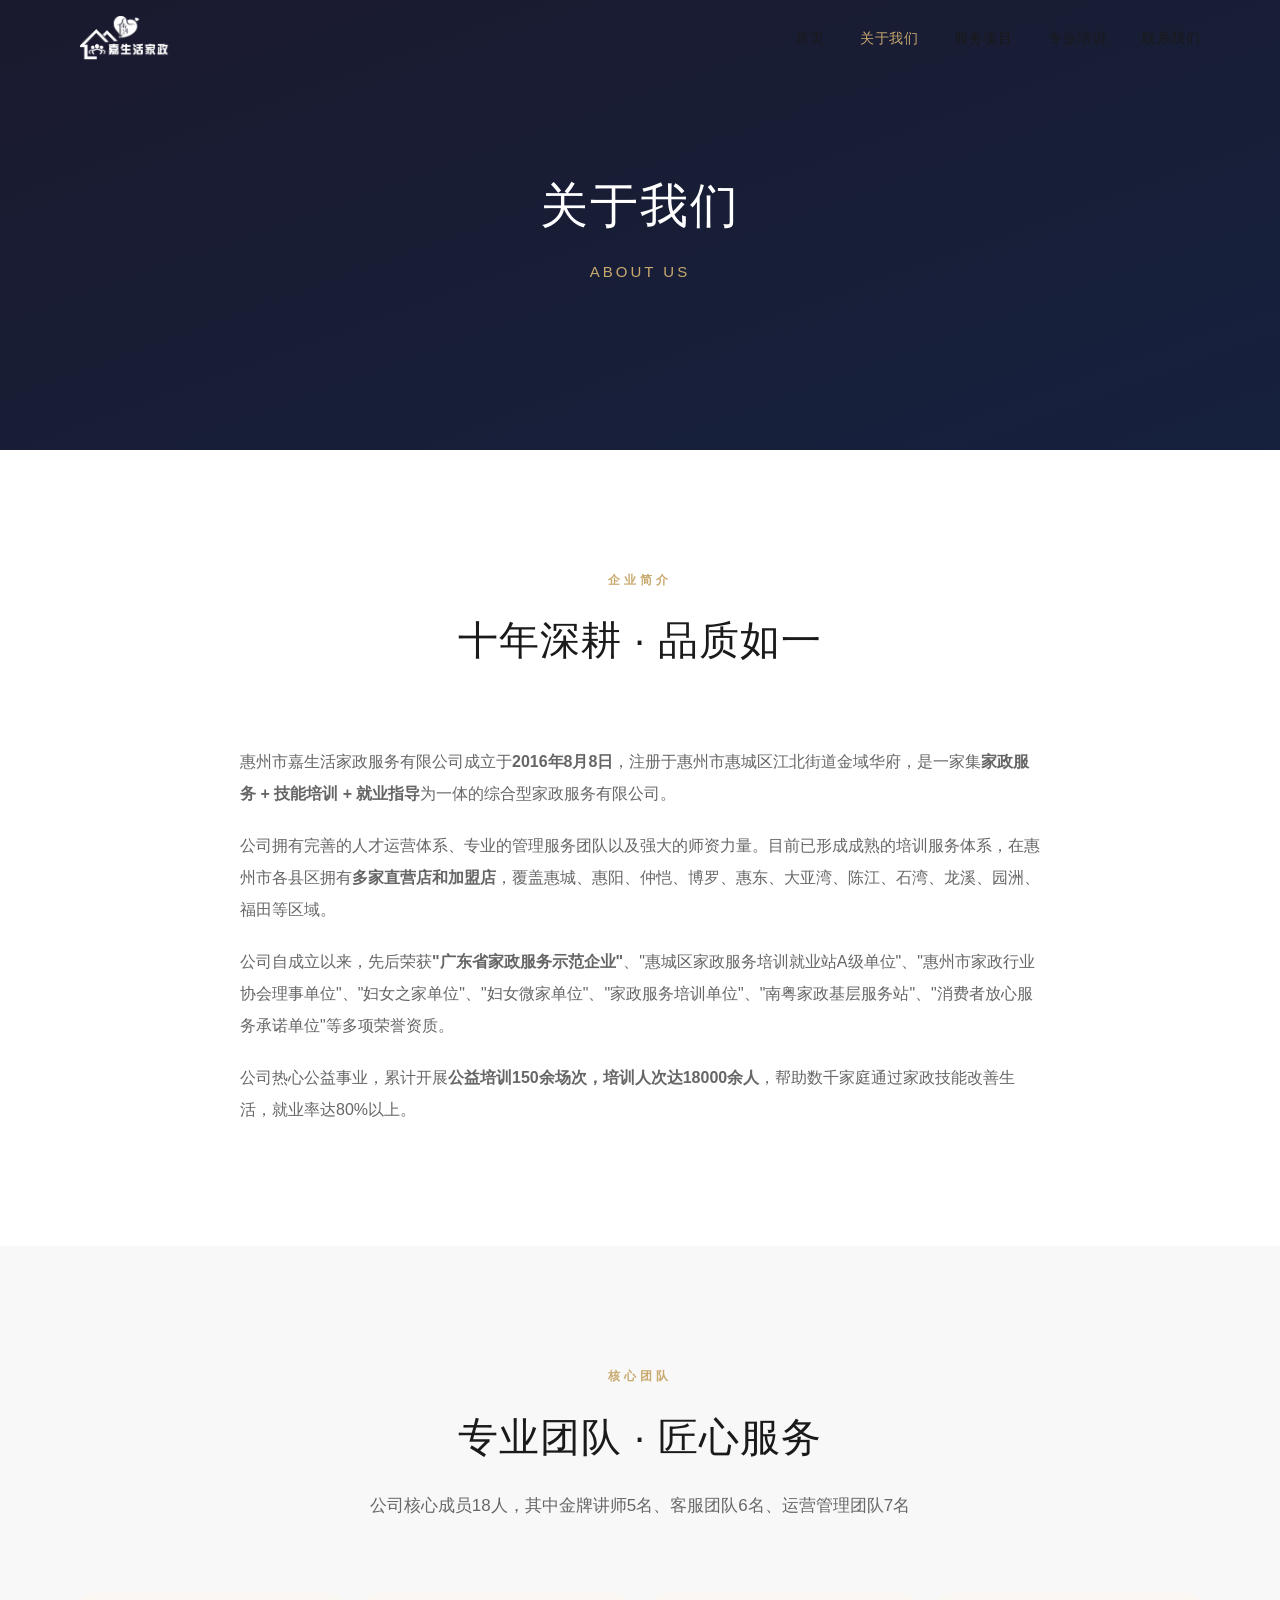
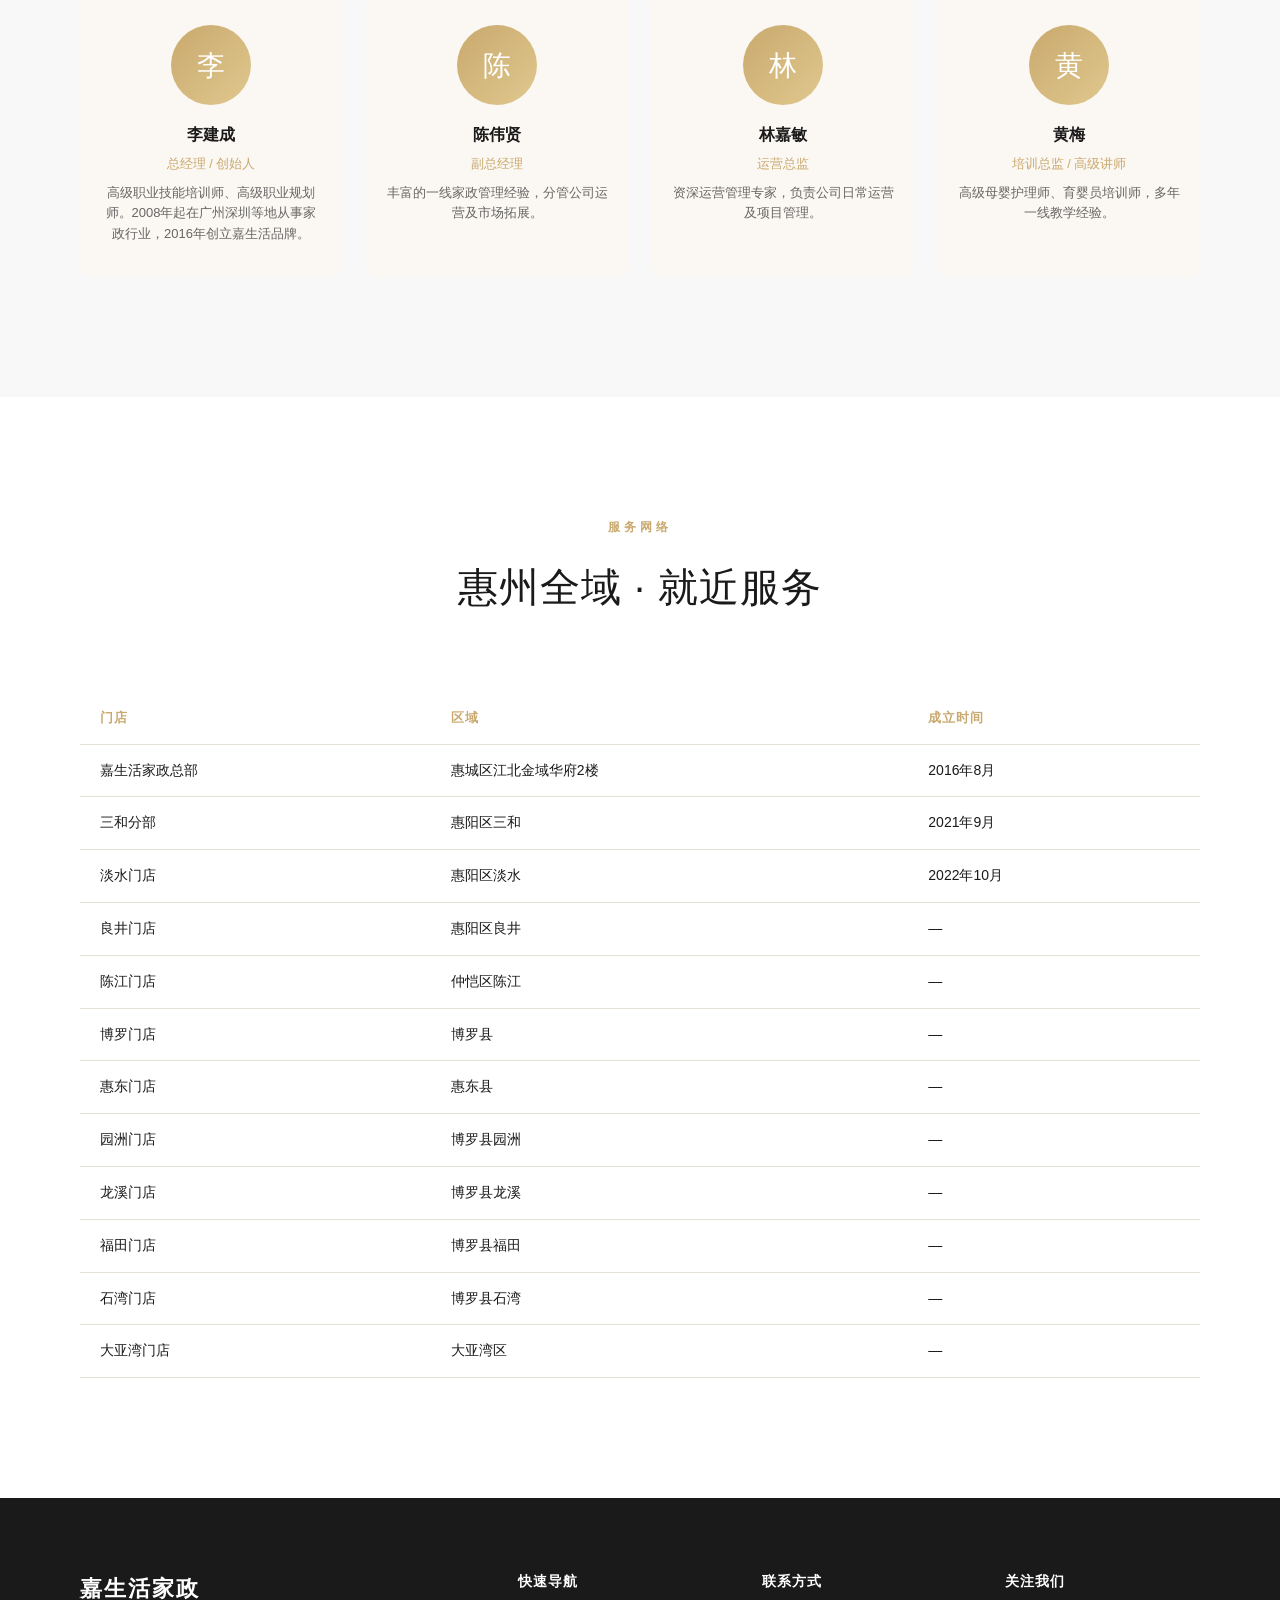
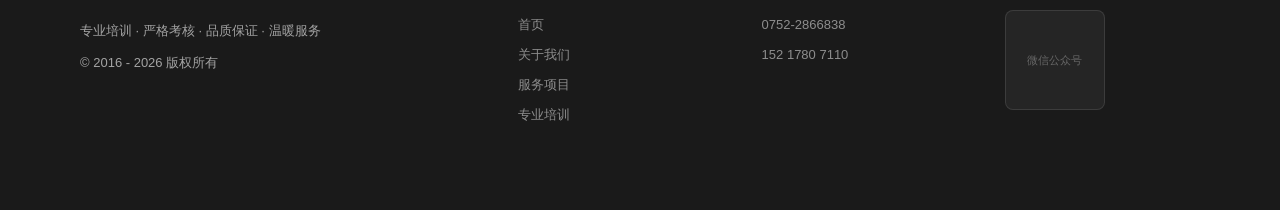
<file: about.html>
<!DOCTYPE html>
<html lang="zh-CN">
<head>
<meta charset="UTF-8">
<meta name="viewport" content="width=device-width, initial-scale=1.0">
<title>关于我们 | 嘉生活家政</title>
<link rel="stylesheet" href="css/style.css">
<style>
.page-hero {
  min-height: 50vh;
  background: linear-gradient(160deg, #1A1A2E, #16213E);
  display: flex; align-items: center; justify-content: center;
  text-align: center; position: relative;
}
.page-hero-content { position: relative; z-index: 2; }
.page-hero h1 { font-size: 48px; font-weight: 300; color: #fff; letter-spacing: 2px; }
.page-hero p { color: var(--gold); font-size: 15px; letter-spacing: 3px; margin-top: 12px; }
.team-grid { display: grid; grid-template-columns: repeat(4, 1fr); gap: 24px; }
.team-card { text-align: center; padding: 32px 20px; background: var(--cream); border-radius: var(--radius); transition: all 0.3s; }
.team-card:hover { transform: translateY(-4px); box-shadow: var(--shadow-lg); }
.team-avatar { width: 80px; height: 80px; background: linear-gradient(135deg, var(--gold), var(--gold-light)); border-radius: 50%; margin: 0 auto 16px; display: flex; align-items: center; justify-content: center; font-size: 28px; color: #fff; }
.team-card h4 { font-size: 16px; margin-bottom: 4px; }
.team-card .role { font-size: 13px; color: var(--gold); font-weight: 500; }
.team-card .desc { font-size: 13px; color: var(--gray); margin-top: 8px; line-height: 1.6; }
.branch-table { width: 100%; border-collapse: collapse; margin-top: 32px; }
.branch-table th, .branch-table td { padding: 14px 20px; text-align: left; border-bottom: 1px solid #E5E0D8; }
.branch-table th { font-size: 13px; color: var(--gold); font-weight: 600; letter-spacing: 1px; text-transform: uppercase; }
.branch-table td { font-size: 14px; color: var(--dark); }
@media (max-width: 768px) { .team-grid { grid-template-columns: repeat(2, 1fr); } }
</style>
</head>
<body>

<nav class="navbar scrolled">
  <div class="nav-container">
    <a href="index.html" class="nav-logo">
      <img src="images/logo-main.png" alt="嘉生活家政" class="logo-img">
    </a>
    <ul class="nav-menu">
      <li><a href="index.html" class="nav-link" style="color:var(--dark)">首页</a></li>
      <li><a href="about.html" class="nav-link" style="color:var(--gold)">关于我们</a></li>
      <li><a href="index.html#services" class="nav-link" style="color:var(--dark)">服务项目</a></li>
      <li><a href="index.html#training" class="nav-link" style="color:var(--dark)">专业培训</a></li>
      <li><a href="index.html#contact" class="nav-link" style="color:var(--dark)">联系我们</a></li>
    </ul>
    <div class="nav-toggle"><span style="background:var(--dark)"></span><span style="background:var(--dark)"></span><span style="background:var(--dark)"></span></div>
  </div>
</nav>

<section class="page-hero">
  <div class="page-hero-content">
    <h1>关于我们</h1>
    <p>ABOUT US</p>
  </div>
</section>

<section>
  <div class="container">
    <div class="section-header">
      <p class="section-label">企业简介</p>
      <h2 class="section-title">十年深耕 · 品质如一</h2>
    </div>
    <div style="max-width:800px;margin:0 auto;font-size:16px;color:var(--gray);line-height:2;">
      <p>惠州市嘉生活家政服务有限公司成立于<strong>2016年8月8日</strong>，注册于惠州市惠城区江北街道金域华府，是一家集<strong>家政服务 + 技能培训 + 就业指导</strong>为一体的综合型家政服务有限公司。</p>
      <p style="margin-top:20px;">公司拥有完善的人才运营体系、专业的管理服务团队以及强大的师资力量。目前已形成成熟的培训服务体系，在惠州市各县区拥有<strong>多家直营店和加盟店</strong>，覆盖惠城、惠阳、仲恺、博罗、惠东、大亚湾、陈江、石湾、龙溪、园洲、福田等区域。</p>
      <p style="margin-top:20px;">公司自成立以来，先后荣获<strong>"广东省家政服务示范企业"</strong>、"惠城区家政服务培训就业站A级单位"、"惠州市家政行业协会理事单位"、"妇女之家单位"、"妇女微家单位"、"家政服务培训单位"、"南粤家政基层服务站"、"消费者放心服务承诺单位"等多项荣誉资质。</p>
      <p style="margin-top:20px;">公司热心公益事业，累计开展<strong>公益培训150余场次，培训人次达18000余人</strong>，帮助数千家庭通过家政技能改善生活，就业率达80%以上。</p>
    </div>
  </div>
</section>

<section style="background:var(--gray-bg);">
  <div class="container">
    <div class="section-header">
      <p class="section-label">核心团队</p>
      <h2 class="section-title">专业团队 · 匠心服务</h2>
      <p class="section-lead">公司核心成员18人，其中金牌讲师5名、客服团队6名、运营管理团队7名</p>
    </div>
    <div class="team-grid">
      <div class="team-card"><div class="team-avatar">李</div><h4>李建成</h4><p class="role">总经理 / 创始人</p><p class="desc">高级职业技能培训师、高级职业规划师。2008年起在广州深圳等地从事家政行业，2016年创立嘉生活品牌。</p></div>
      <div class="team-card"><div class="team-avatar">陈</div><h4>陈伟贤</h4><p class="role">副总经理</p><p class="desc">丰富的一线家政管理经验，分管公司运营及市场拓展。</p></div>
      <div class="team-card"><div class="team-avatar">林</div><h4>林嘉敏</h4><p class="role">运营总监</p><p class="desc">资深运营管理专家，负责公司日常运营及项目管理。</p></div>
      <div class="team-card"><div class="team-avatar">黄</div><h4>黄梅</h4><p class="role">培训总监 / 高级讲师</p><p class="desc">高级母婴护理师、育婴员培训师，多年一线教学经验。</p></div>
    </div>
  </div>
</section>

<section>
  <div class="container">
    <div class="section-header">
      <p class="section-label">服务网络</p>
      <h2 class="section-title">惠州全域 · 就近服务</h2>
    </div>
    <table class="branch-table">
      <tr><th>门店</th><th>区域</th><th>成立时间</th></tr>
      <tr><td>嘉生活家政总部</td><td>惠城区江北金域华府2楼</td><td>2016年8月</td></tr>
      <tr><td>三和分部</td><td>惠阳区三和</td><td>2021年9月</td></tr>
      <tr><td>淡水门店</td><td>惠阳区淡水</td><td>2022年10月</td></tr>
      <tr><td>良井门店</td><td>惠阳区良井</td><td>—</td></tr>
      <tr><td>陈江门店</td><td>仲恺区陈江</td><td>—</td></tr>
      <tr><td>博罗门店</td><td>博罗县</td><td>—</td></tr>
      <tr><td>惠东门店</td><td>惠东县</td><td>—</td></tr>
      <tr><td>园洲门店</td><td>博罗县园洲</td><td>—</td></tr>
      <tr><td>龙溪门店</td><td>博罗县龙溪</td><td>—</td></tr>
      <tr><td>福田门店</td><td>博罗县福田</td><td>—</td></tr>
      <tr><td>石湾门店</td><td>博罗县石湾</td><td>—</td></tr>
      <tr><td>大亚湾门店</td><td>大亚湾区</td><td>—</td></tr>
    </table>
  </div>
</section>

<footer class="footer">
  <div class="container">
    <div class="footer-grid">
      <div class="footer-brand"><h3>嘉生活家政</h3><p>专业培训 · 严格考核 · 品质保证 · 温暖服务</p><p>&copy; 2016 - 2026 版权所有</p></div>
      <div class="footer-links"><h4>快速导航</h4><a href="index.html">首页</a><a href="about.html">关于我们</a><a href="index.html#services">服务项目</a><a href="index.html#training">专业培训</a></div>
      <div class="footer-links"><h4>联系方式</h4><a href="tel:0752-2866838">0752-2866838</a><a href="tel:15217807110">152 1780 7110</a></div>
      <div class="footer-qr"><h4>关注我们</h4><div class="qr-placeholder"><span>微信公众号</span></div></div>
    </div>
  </div>
</footer>

<script src="js/main.js"></script>
</body>
</html>
</file>
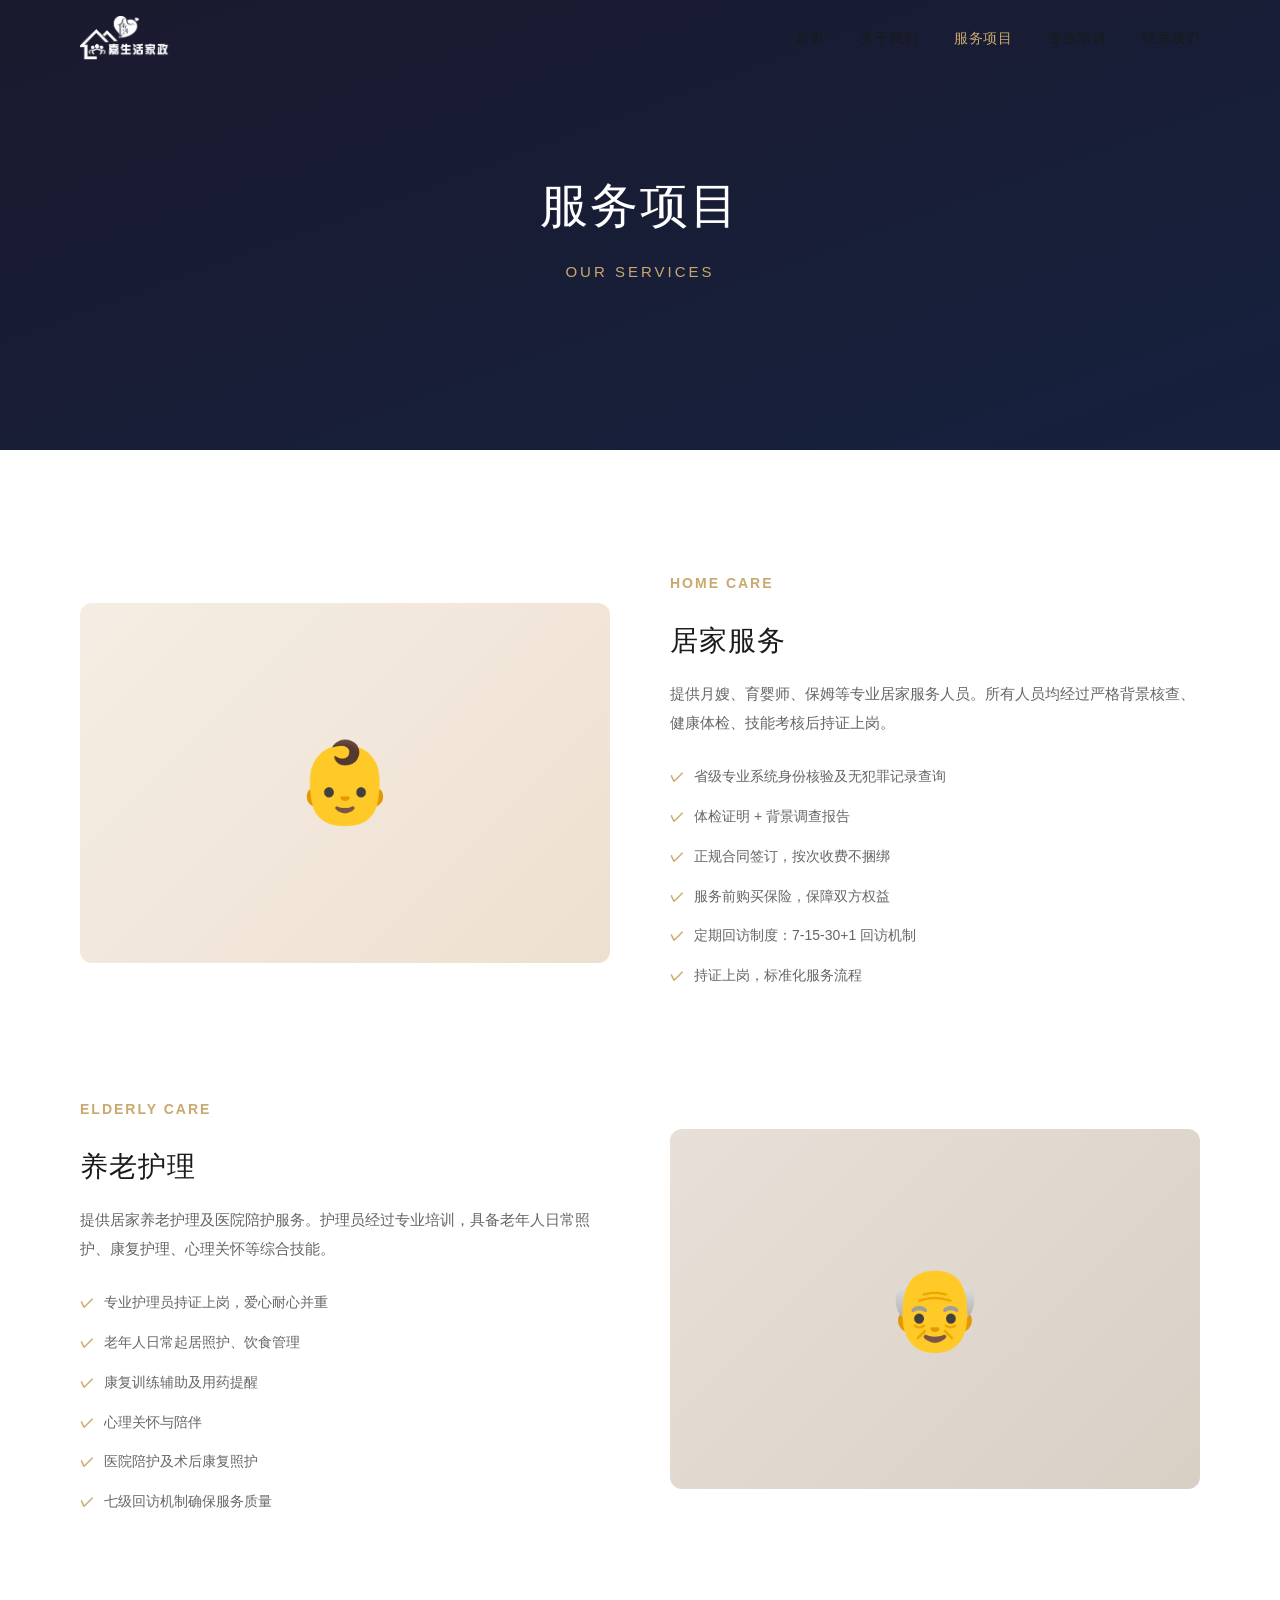
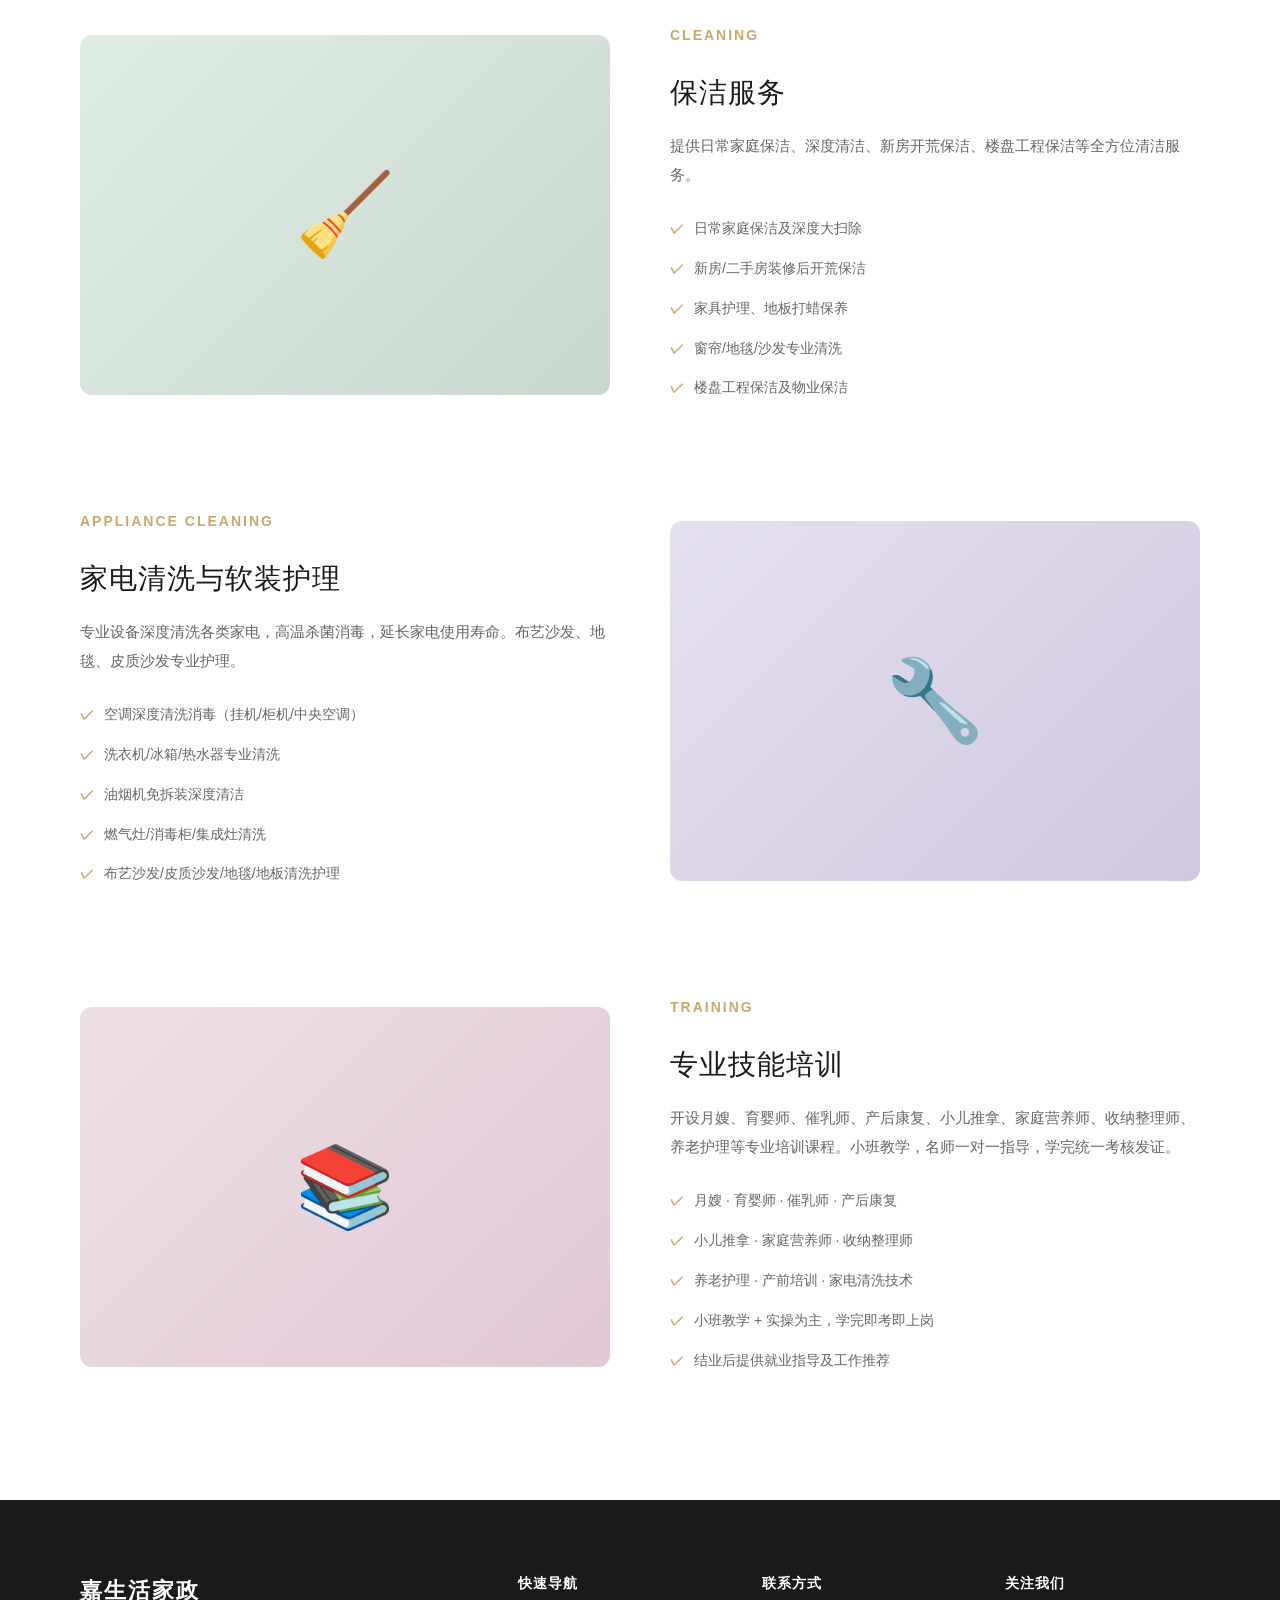
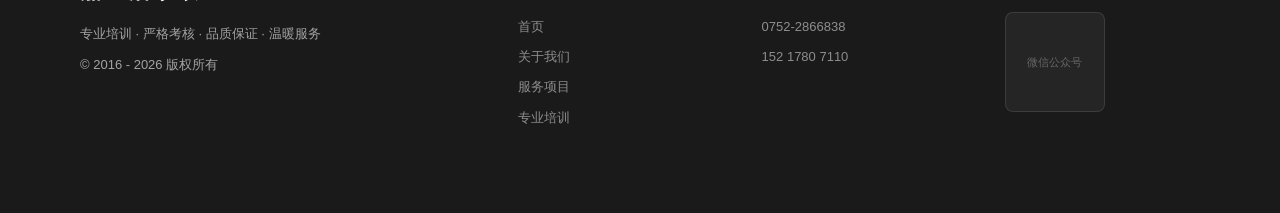
<file: services.html>
<!DOCTYPE html>
<html lang="zh-CN">
<head>
<meta charset="UTF-8">
<meta name="viewport" content="width=device-width, initial-scale=1.0">
<title>服务项目 | 嘉生活家政</title>
<link rel="stylesheet" href="css/style.css">
<style>
  .page-hero { min-height: 50vh; background: linear-gradient(160deg, #1A1A2E, #16213E); display: flex; align-items: center; justify-content: center; text-align: center; }
  .page-hero h1 { font-size: 48px; font-weight: 300; color: #fff; letter-spacing: 2px; }
  .page-hero p { color: var(--gold); font-size: 15px; letter-spacing: 3px; margin-top: 12px; }
  .service-detail { display: grid; grid-template-columns: 1fr 1fr; gap: 60px; align-items: center; margin-bottom: 100px; }
  .service-detail:nth-child(even) { direction: rtl; }
  .service-detail:nth-child(even) .service-text { direction: ltr; }
  .service-detail:last-child { margin-bottom: 0; }
  .service-visual { height: 360px; border-radius: var(--radius); display: flex; align-items: center; justify-content: center; font-size: 80px; direction: ltr; }
  .service-text h3 { font-size: 28px; font-weight: 300; margin-bottom: 16px; letter-spacing: 1px; }
  .service-text .tagline { color: var(--gold); font-size: 14px; font-weight: 600; letter-spacing: 2px; margin-bottom: 20px; }
  .service-text p { font-size: 15px; color: var(--gray); line-height: 1.9; margin-bottom: 12px; }
  .service-features { list-style: none; padding: 0; margin-top: 20px; }
  .service-features li { padding: 8px 0 8px 24px; font-size: 14px; color: var(--gray); position: relative; }
  .service-features li::before { content: '✓'; position: absolute; left: 0; color: var(--gold); font-weight: 700; }
  @media (max-width: 768px) { .service-detail { grid-template-columns: 1fr; gap: 32px; } }
</style>
</head>
<body>

<nav class="navbar scrolled">
  <div class="nav-container">
    <a href="index.html" class="nav-logo">
      <img src="images/logo-main.png" alt="嘉生活家政" class="logo-img">
    </a>
    <ul class="nav-menu">
      <li><a href="index.html" class="nav-link" style="color:var(--dark)">首页</a></li>
      <li><a href="about.html" class="nav-link" style="color:var(--dark)">关于我们</a></li>
      <li><a href="services.html" class="nav-link" style="color:var(--gold)">服务项目</a></li>
      <li><a href="index.html#training" class="nav-link" style="color:var(--dark)">专业培训</a></li>
      <li><a href="index.html#contact" class="nav-link" style="color:var(--dark)">联系我们</a></li>
    </ul>
    <div class="nav-toggle"><span style="background:var(--dark)"></span><span style="background:var(--dark)"></span><span style="background:var(--dark)"></span></div>
  </div>
</nav>

<section class="page-hero">
  <div>
    <h1>服务项目</h1>
    <p>OUR SERVICES</p>
  </div>
</section>

<section>
  <div class="container">
    <div class="service-detail">
      <div class="service-visual" style="background:linear-gradient(135deg, #F5EDE3, #EDE0D0);">👶</div>
      <div class="service-text">
        <p class="tagline">HOME CARE</p>
        <h3>居家服务</h3>
        <p>提供月嫂、育婴师、保姆等专业居家服务人员。所有人员均经过严格背景核查、健康体检、技能考核后持证上岗。</p>
        <ul class="service-features">
          <li>省级专业系统身份核验及无犯罪记录查询</li>
          <li>体检证明 + 背景调查报告</li>
          <li>正规合同签订，按次收费不捆绑</li>
          <li>服务前购买保险，保障双方权益</li>
          <li>定期回访制度：7-15-30+1 回访机制</li>
          <li>持证上岗，标准化服务流程</li>
        </ul>
      </div>
    </div>

    <div class="service-detail">
      <div class="service-visual" style="background:linear-gradient(135deg, #E8E0D8, #D8CFC5);">👴</div>
      <div class="service-text">
        <p class="tagline">ELDERLY CARE</p>
        <h3>养老护理</h3>
        <p>提供居家养老护理及医院陪护服务。护理员经过专业培训，具备老年人日常照护、康复护理、心理关怀等综合技能。</p>
        <ul class="service-features">
          <li>专业护理员持证上岗，爱心耐心并重</li>
          <li>老年人日常起居照护、饮食管理</li>
          <li>康复训练辅助及用药提醒</li>
          <li>心理关怀与陪伴</li>
          <li>医院陪护及术后康复照护</li>
          <li>七级回访机制确保服务质量</li>
        </ul>
      </div>
    </div>

    <div class="service-detail">
      <div class="service-visual" style="background:linear-gradient(135deg, #E0EDE5, #C8D8CF);">🧹</div>
      <div class="service-text">
        <p class="tagline">CLEANING</p>
        <h3>保洁服务</h3>
        <p>提供日常家庭保洁、深度清洁、新房开荒保洁、楼盘工程保洁等全方位清洁服务。</p>
        <ul class="service-features">
          <li>日常家庭保洁及深度大扫除</li>
          <li>新房/二手房装修后开荒保洁</li>
          <li>家具护理、地板打蜡保养</li>
          <li>窗帘/地毯/沙发专业清洗</li>
          <li>楼盘工程保洁及物业保洁</li>
        </ul>
      </div>
    </div>

    <div class="service-detail">
      <div class="service-visual" style="background:linear-gradient(135deg, #E5E0ED, #D0C8E0);">🔧</div>
      <div class="service-text">
        <p class="tagline">APPLIANCE CLEANING</p>
        <h3>家电清洗与软装护理</h3>
        <p>专业设备深度清洗各类家电，高温杀菌消毒，延长家电使用寿命。布艺沙发、地毯、皮质沙发专业护理。</p>
        <ul class="service-features">
          <li>空调深度清洗消毒（挂机/柜机/中央空调）</li>
          <li>洗衣机/冰箱/热水器专业清洗</li>
          <li>油烟机免拆装深度清洁</li>
          <li>燃气灶/消毒柜/集成灶清洗</li>
          <li>布艺沙发/皮质沙发/地毯/地板清洗护理</li>
        </ul>
      </div>
    </div>

    <div class="service-detail">
      <div class="service-visual" style="background:linear-gradient(135deg, #EDE0E5, #E0C8D5);">📚</div>
      <div class="service-text">
        <p class="tagline">TRAINING</p>
        <h3>专业技能培训</h3>
        <p>开设月嫂、育婴师、催乳师、产后康复、小儿推拿、家庭营养师、收纳整理师、养老护理等专业培训课程。小班教学，名师一对一指导，学完统一考核发证。</p>
        <ul class="service-features">
          <li>月嫂 · 育婴师 · 催乳师 · 产后康复</li>
          <li>小儿推拿 · 家庭营养师 · 收纳整理师</li>
          <li>养老护理 · 产前培训 · 家电清洗技术</li>
          <li>小班教学 + 实操为主，学完即考即上岗</li>
          <li>结业后提供就业指导及工作推荐</li>
        </ul>
      </div>
    </div>
  </div>
</section>

<footer class="footer">
  <div class="container">
    <div class="footer-grid">
      <div class="footer-brand"><h3>嘉生活家政</h3><p>专业培训 · 严格考核 · 品质保证 · 温暖服务</p><p>&copy; 2016 - 2026 版权所有</p></div>
      <div class="footer-links"><h4>快速导航</h4><a href="index.html">首页</a><a href="about.html">关于我们</a><a href="services.html">服务项目</a><a href="index.html#training">专业培训</a></div>
      <div class="footer-links"><h4>联系方式</h4><a href="tel:0752-2866838">0752-2866838</a><a href="tel:15217807110">152 1780 7110</a></div>
      <div class="footer-qr"><h4>关注我们</h4><div class="qr-placeholder"><span>微信公众号</span></div></div>
    </div>
  </div>
</footer>
<script src="js/main.js"></script>
</body>
</html>
</file>
<file: css/style.css>
/* ============================================
   嘉生活家政 - 高端官网样式
   ============================================ */

:root {
  --gold: #C9A96E;
  --gold-light: #E0C88E;
  --gold-dark: #A88850;
  --dark: #1A1A1A;
  --dark-2: #2C2C2C;
  --dark-3: #3D3D3D;
  --white: #FFFFFF;
  --cream: #FBF7F2;
  --cream-2: #F5EDE3;
  --gray: #666666;
  --gray-light: #999999;
  --gray-bg: #F8F8F8;
  --font-cn: "PingFang SC", "Microsoft YaHei", "Noto Sans SC", -apple-system, sans-serif;
  --font-en: "Cormorant Garamond", "Playfair Display", Georgia, serif;
  --transition: cubic-bezier(0.25, 0.8, 0.25, 1.2);
  --shadow: 0 4px 20px rgba(0,0,0,0.08);
  --shadow-lg: 0 20px 60px rgba(0,0,0,0.12);
  --radius: 12px;
  --container: 1200px;
}

* { margin: 0; padding: 0; box-sizing: border-box; }

html {
  scroll-behavior: smooth;
  font-size: 16px;
}

body {
  font-family: var(--font-cn);
  color: var(--dark);
  background: var(--white);
  line-height: 1.7;
  overflow-x: hidden;
  -webkit-font-smoothing: antialiased;
}

.container {
  max-width: var(--container);
  margin: 0 auto;
  padding: 0 40px;
}

/* ============================================
   Navigation
   ============================================ */

.navbar {
  position: fixed;
  top: 0;
  left: 0;
  right: 0;
  z-index: 1000;
  padding: 16px 0;
  transition: all 0.4s ease;
  background: transparent;
}

.navbar.scrolled {
  background: rgba(255,255,255,0.95);
  backdrop-filter: blur(20px);
  -webkit-backdrop-filter: blur(20px);
  box-shadow: 0 1px 0 rgba(0,0,0,0.06);
  padding: 10px 0;
}

.nav-container {
  max-width: var(--container);
  margin: 0 auto;
  padding: 0 40px;
  display: flex;
  justify-content: space-between;
  align-items: center;
}

.nav-logo {
  display: flex;
  align-items: center;
  text-decoration: none;
}

.logo-img {
  height: 44px;
  width: auto;
  display: block;
  filter: brightness(0) invert(1);
  transition: filter 0.4s ease;
}

.navbar.scrolled .logo-img {
  filter: none;
}

.logo-icon {
  width: 42px;
  height: 42px;
  background: var(--gold);
  color: var(--white);
  display: flex;
  align-items: center;
  justify-content: center;
  font-size: 20px;
  font-weight: 700;
  border-radius: 8px;
}

.logo-text {
  font-size: 20px;
  font-weight: 600;
  color: var(--white);
  letter-spacing: 2px;
}

.navbar.scrolled .logo-text { color: var(--dark); }

.nav-menu {
  display: flex;
  list-style: none;
  gap: 36px;
}

.nav-link {
  text-decoration: none;
  color: rgba(255,255,255,0.85);
  font-size: 14px;
  font-weight: 500;
  letter-spacing: 0.5px;
  transition: color 0.3s;
  position: relative;
}

.navbar.scrolled .nav-link { color: var(--dark); }

.nav-link::after {
  content: '';
  position: absolute;
  bottom: -4px;
  left: 0;
  width: 0;
  height: 2px;
  background: var(--gold);
  transition: width 0.3s var(--transition);
}

.nav-link:hover { color: var(--gold); }
.nav-link:hover::after { width: 100%; }

.nav-toggle {
  display: none;
  flex-direction: column;
  gap: 5px;
  cursor: pointer;
}

.nav-toggle span {
  width: 24px;
  height: 2px;
  background: var(--white);
  transition: all 0.3s;
}

.navbar.scrolled .nav-toggle span { background: var(--dark); }

/* ============================================
   Hero
   ============================================ */

.hero {
  min-height: 100vh;
  display: flex;
  flex-direction: column;
  align-items: center;
  justify-content: center;
  text-align: center;
  position: relative;
  background: linear-gradient(160deg, #1A1A2E 0%, #16213E 30%, #1A1A2E 60%, #0F0F23 100%);
  overflow: hidden;
  padding: 120px 40px 80px;
}

.hero::before {
  content: '';
  position: absolute;
  top: -30%;
  right: -20%;
  width: 60%;
  height: 100%;
  background: radial-gradient(ellipse, rgba(201,169,110,0.08) 0%, transparent 70%);
  pointer-events: none;
}

.hero::after {
  content: '';
  position: absolute;
  bottom: -10%;
  left: -10%;
  width: 50%;
  height: 60%;
  background: radial-gradient(ellipse, rgba(201,169,110,0.05) 0%, transparent 70%);
  pointer-events: none;
}

.hero-overlay {
  position: absolute;
  inset: 0;
  background: url("data:image/svg+xml,%3Csvg width='60' height='60' xmlns='http://www.w3.org/2000/svg'%3E%3Cpath d='M30 0v60M0 30h60' stroke='rgba(255,255,255,0.02)' stroke-width='1'/%3E%3C/svg%3E");
  pointer-events: none;
}

.hero-content {
  position: relative;
  z-index: 2;
  max-width: 800px;
}

.hero-subtitle {
  font-size: 14px;
  letter-spacing: 4px;
  text-transform: uppercase;
  color: var(--gold);
  margin-bottom: 28px;
  font-weight: 500;
}

.hero-title {
  font-size: 56px;
  font-weight: 300;
  line-height: 1.35;
  color: var(--white);
  margin-bottom: 28px;
  letter-spacing: 1px;
}

.hero-desc {
  font-size: 18px;
  color: rgba(255,255,255,0.55);
  line-height: 1.8;
  margin-bottom: 48px;
}

.hero-btns {
  display: flex;
  gap: 20px;
  justify-content: center;
  flex-wrap: wrap;
}

.btn-primary {
  display: inline-block;
  padding: 14px 40px;
  background: var(--gold);
  color: var(--white);
  border: none;
  border-radius: 6px;
  font-size: 15px;
  font-weight: 500;
  letter-spacing: 1px;
  cursor: pointer;
  text-decoration: none;
  transition: all 0.3s;
  font-family: var(--font-cn);
}

.btn-primary:hover {
  background: var(--gold-dark);
  transform: translateY(-2px);
  box-shadow: 0 8px 24px rgba(201,169,110,0.35);
}

.btn-outline {
  display: inline-block;
  padding: 14px 40px;
  border: 1px solid rgba(255,255,255,0.3);
  color: var(--white);
  border-radius: 6px;
  font-size: 15px;
  font-weight: 500;
  letter-spacing: 1px;
  text-decoration: none;
  transition: all 0.3s;
}

.btn-outline:hover {
  border-color: var(--gold);
  color: var(--gold);
  transform: translateY(-2px);
}

.hero-stats {
  position: relative;
  z-index: 2;
  display: flex;
  gap: 60px;
  margin-top: 80px;
}

.stat-item {
  text-align: center;
}

.stat-number {
  display: block;
  font-size: 40px;
  font-weight: 300;
  color: var(--gold);
  font-family: var(--font-en);
  line-height: 1;
}

.stat-label {
  display: block;
  font-size: 13px;
  color: rgba(255,255,255,0.45);
  margin-top: 8px;
  letter-spacing: 1px;
}

.hero-scroll {
  position: absolute;
  bottom: 40px;
  left: 50%;
  transform: translateX(-50%);
  display: flex;
  flex-direction: column;
  align-items: center;
  gap: 12px;
  color: rgba(255,255,255,0.3);
  font-size: 11px;
  letter-spacing: 2px;
  z-index: 2;
}

.scroll-line {
  width: 1px;
  height: 40px;
  background: rgba(255,255,255,0.15);
  animation: scrollPulse 2s ease-in-out infinite;
}

@keyframes scrollPulse {
  0%, 100% { opacity: 0.3; transform: scaleY(1); }
  50% { opacity: 1; transform: scaleY(1.3); }
}

/* ============================================
   Section Common
   ============================================ */

section {
  padding: 120px 0;
}

.section-header {
  text-align: center;
  margin-bottom: 72px;
}

.section-label {
  font-size: 12px;
  letter-spacing: 4px;
  text-transform: uppercase;
  color: var(--gold);
  font-weight: 600;
  margin-bottom: 16px;
}

.section-title {
  font-size: 40px;
  font-weight: 300;
  color: var(--dark);
  margin-bottom: 20px;
  letter-spacing: 1px;
}

.section-lead {
  font-size: 17px;
  color: var(--gray);
  max-width: 640px;
  margin: 0 auto;
  line-height: 1.8;
}

/* ============================================
   About
   ============================================ */

.about {
  background: var(--white);
}

.about-grid {
  display: grid;
  grid-template-columns: repeat(3, 1fr);
  gap: 32px;
  margin-bottom: 80px;
}

.about-card {
  padding: 48px 36px;
  background: var(--cream);
  border-radius: var(--radius);
  transition: all 0.4s;
}

.about-card:hover {
  transform: translateY(-6px);
  box-shadow: var(--shadow-lg);
}

.about-icon {
  width: 56px;
  height: 56px;
  color: var(--gold);
  margin-bottom: 24px;
}

.about-card h3 {
  font-size: 22px;
  font-weight: 500;
  margin-bottom: 16px;
  color: var(--dark);
}

.about-card p {
  font-size: 15px;
  color: var(--gray);
  line-height: 1.8;
}

/* Timeline */
.timeline {
  position: relative;
  max-width: 800px;
  margin: 0 auto;
}

.timeline::before {
  content: '';
  position: absolute;
  left: 100px;
  top: 0;
  bottom: 0;
  width: 1px;
  background: #E5E0D8;
}

.timeline-item {
  display: flex;
  align-items: flex-start;
  gap: 0;
  margin-bottom: 48px;
  position: relative;
}

.timeline-item:last-child { margin-bottom: 0; }

.timeline-year {
  width: 100px;
  text-align: right;
  padding-right: 40px;
  font-size: 28px;
  font-weight: 300;
  color: var(--gold);
  font-family: var(--font-en);
  flex-shrink: 0;
}

.timeline-dot {
  width: 12px;
  height: 12px;
  background: var(--gold);
  border-radius: 50%;
  position: absolute;
  left: 94px;
  top: 8px;
  box-shadow: 0 0 0 8px rgba(201,169,110,0.12);
}

.timeline-content {
  margin-left: 40px;
  padding-bottom: 32px;
}

.timeline-content h4 {
  font-size: 18px;
  font-weight: 600;
  margin-bottom: 8px;
  color: var(--dark);
}

.timeline-content p {
  font-size: 15px;
  color: var(--gray);
  line-height: 1.7;
}

/* ============================================
   Culture Banner
   ============================================ */

.culture-banner {
  background: linear-gradient(160deg, var(--dark) 0%, #2C2416 100%);
  padding: 80px 0;
  text-align: center;
}

.culture-quote {
  max-width: 700px;
  margin: 0 auto;
}

.quote-text {
  font-size: 28px;
  font-weight: 300;
  color: var(--white);
  line-height: 1.6;
  margin-bottom: 20px;
  letter-spacing: 1px;
}

.quote-author {
  font-size: 15px;
  color: var(--gold);
  letter-spacing: 2px;
}

/* ============================================
   Services
   ============================================ */

.services {
  background: var(--gray-bg);
}

.services-grid {
  display: grid;
  grid-template-columns: repeat(3, 1fr);
  gap: 28px;
}

.service-card {
  background: var(--white);
  border-radius: var(--radius);
  overflow: hidden;
  transition: all 0.4s;
  box-shadow: var(--shadow);
}

.service-card:hover {
  transform: translateY(-8px);
  box-shadow: var(--shadow-lg);
}

.service-img {
  height: 300px;
  display: flex;
  align-items: center;
  justify-content: center;
  background: #F5F0E8;
  padding: 24px;
}

.simg {
  max-width: 100%;
  max-height: 100%;
  object-fit: contain;
  display: block;
  border-radius: 4px;
}

.service-emoji {
  font-size: 48px;
}

.service-emoji {
  font-size: 48px;
}

.about-hero-img {
  max-width: 900px;
  margin: 0 auto;
  padding: 0 20px;
}

.about-hero-img img {
  width: 100%;
  height: auto;
  display: block;
  object-fit: contain;
  border-radius: 12px;
  box-shadow: 0 20px 60px rgba(0,0,0,0.12);
}

.training-hero-img {
  max-width: 900px;
  margin: 0 auto;
  padding: 0 20px;
}

.training-hero-img img {
  width: 100%;
  height: auto;
  display: block;
  object-fit: contain;
  border-radius: 12px;
  box-shadow: 0 20px 60px rgba(0,0,0,0.1);
}

.certs-gallery {
  max-width: 900px;
  margin: 0 auto;
  padding: 0 20px;
}

.certs-gallery img {
  width: 100%;
  height: auto;
  display: block;
  object-fit: contain;
  border-radius: 12px;
  box-shadow: 0 10px 40px rgba(0,0,0,0.08);
}

/* Project photo grid */
.project-photos {
  padding: 0 20px;
}

@media (max-width: 768px) {
  .project-photos {
    grid-template-columns: 1fr !important;
  }
  .about-hero-img, .training-hero-img, .certs-gallery {
    padding: 0 8px;
  }
}

@media (max-width: 768px) {
  .service-img { height: 160px; }
}

.service-body {
  padding: 28px 28px 36px;
}

.service-body h3 {
  font-size: 20px;
  font-weight: 600;
  margin-bottom: 6px;
  color: var(--dark);
}

.service-body > p {
  font-size: 14px;
  color: var(--gold);
  margin-bottom: 16px;
  font-weight: 500;
}

.service-body ul {
  list-style: none;
  padding: 0;
}

.service-body li {
  font-size: 14px;
  color: var(--gray);
  padding: 6px 0;
  padding-left: 20px;
  position: relative;
  line-height: 1.6;
}

.service-body li::before {
  content: '';
  position: absolute;
  left: 0;
  top: 13px;
  width: 6px;
  height: 6px;
  border-radius: 50%;
  background: var(--gold-light);
}

/* ============================================
   Training
   ============================================ */

.training {
  background: var(--white);
}

.training-courses {
  display: grid;
  grid-template-columns: repeat(4, 1fr);
  gap: 20px;
  margin-bottom: 56px;
}

.course-item {
  padding: 36px 28px;
  border: 1px solid #E8E3DB;
  border-radius: var(--radius);
  transition: all 0.3s;
  position: relative;
  overflow: hidden;
}

.course-item:hover {
  border-color: var(--gold);
  background: var(--cream);
  transform: translateY(-4px);
  box-shadow: var(--shadow);
}

.course-num {
  font-size: 42px;
  font-weight: 200;
  color: #ECE5D8;
  font-family: var(--font-en);
  position: absolute;
  top: 12px;
  right: 20px;
}

.course-item h3 {
  font-size: 18px;
  font-weight: 600;
  margin-bottom: 8px;
  color: var(--dark);
  position: relative;
}

.course-item p {
  font-size: 14px;
  color: var(--gray);
  line-height: 1.6;
  position: relative;
}

.training-cta {
  text-align: center;
  padding: 40px;
  background: var(--cream);
  border-radius: var(--radius);
}

.training-cta p {
  font-size: 15px;
  color: var(--gray);
  margin-bottom: 24px;
  line-height: 1.8;
}

/* ============================================
   Achievements
   ============================================ */

.achievements {
  background: var(--gray-bg);
}

.achievements-grid {
  display: grid;
  grid-template-columns: repeat(3, 1fr);
  gap: 0;
  max-width: 1000px;
  margin: 0 auto;
}

.achievement-year {
  padding: 40px 32px;
  border-right: 1px solid #E5E0D8;
  border-bottom: 1px solid #E5E0D8;
}

.achievement-year:nth-child(3n) { border-right: none; }
.achievement-year:nth-child(n+4) { border-bottom: none; }

.achievement-year.highlight {
  background: linear-gradient(180deg, rgba(201,169,110,0.08) 0%, rgba(201,169,110,0.02) 100%);
}

.achievement-year h3 {
  font-size: 32px;
  font-weight: 300;
  color: var(--gold);
  font-family: var(--font-en);
  margin-bottom: 16px;
}

.achievement-items p {
  font-size: 14px;
  color: var(--gray);
  margin-bottom: 6px;
  line-height: 1.7;
}

/* ============================================
   Awards
   ============================================ */

.awards {
  background: var(--white);
}

.awards-scroll {
  display: flex;
  gap: 24px;
  overflow-x: auto;
  padding-bottom: 20px;
  scroll-snap-type: x mandatory;
}

.awards-scroll::-webkit-scrollbar { height: 3px; }
.awards-scroll::-webkit-scrollbar-thumb { background: var(--gold-light); border-radius: 3px; }

.award-card {
  min-width: 280px;
  padding: 32px 28px;
  background: var(--cream);
  border-radius: var(--radius);
  scroll-snap-align: start;
  transition: all 0.3s;
}

.award-card:hover {
  background: var(--dark);
  color: var(--white);
}

.award-card:hover p { color: rgba(255,255,255,0.7); }

.award-year {
  font-size: 36px;
  font-weight: 200;
  color: var(--gold);
  font-family: var(--font-en);
  margin-bottom: 12px;
}

.award-card p {
  font-size: 15px;
  color: var(--gray);
  line-height: 1.7;
  transition: color 0.3s;
}

/* ============================================
   Projects
   ============================================ */

.projects {
  background: var(--gray-bg);
}

.projects-grid {
  display: grid;
  grid-template-columns: repeat(3, 1fr);
  gap: 28px;
}

.project-card {
  background: var(--white);
  padding: 36px 32px;
  border-radius: var(--radius);
  transition: all 0.3s;
  box-shadow: var(--shadow);
}

.project-card:hover {
  transform: translateY(-6px);
  box-shadow: var(--shadow-lg);
}

.project-tag {
  display: inline-block;
  padding: 4px 16px;
  background: rgba(201,169,110,0.12);
  color: var(--gold-dark);
  font-size: 12px;
  font-weight: 600;
  letter-spacing: 1px;
  border-radius: 20px;
  margin-bottom: 16px;
}

.project-card h3 {
  font-size: 18px;
  font-weight: 600;
  margin-bottom: 12px;
  color: var(--dark);
}

.project-card p {
  font-size: 14px;
  color: var(--gray);
  line-height: 1.8;
}

/* ============================================
   Huizhou Map
   ============================================ */

.huizhou-map {
  max-width: 700px;
  margin: 0 auto 40px;
  border-radius: var(--radius);
  overflow: hidden;
  box-shadow: var(--shadow-lg);
  background: #F5F0E8;
}

.huizhou-map svg {
  width: 100%;
  height: auto;
  display: block;
}

/* ============================================
   Branches (legacy)
   ============================================ */

.branches {
  background: var(--white);
}

.branches-list {
  display: flex;
  flex-wrap: wrap;
  justify-content: center;
  gap: 16px;
}

.branches-list span {
  padding: 10px 24px;
  background: var(--cream);
  border-radius: 30px;
  font-size: 14px;
  color: var(--dark);
  font-weight: 500;
  transition: all 0.3s;
}

.branches-list span:hover {
  background: var(--gold);
  color: var(--white);
}

/* ============================================
   Contact
   ============================================ */

.contact {
  background: var(--gray-bg);
}

.contact-grid {
  display: grid;
  grid-template-columns: 1fr 1.2fr;
  gap: 48px;
  max-width: 1000px;
  margin: 0 auto;
}

.contact-info {
  display: flex;
  flex-direction: column;
  gap: 32px;
}

.contact-item {
  display: flex;
  gap: 16px;
  align-items: flex-start;
}

.contact-icon {
  font-size: 24px;
  flex-shrink: 0;
  width: 48px;
  height: 48px;
  background: var(--cream);
  border-radius: 50%;
  display: flex;
  align-items: center;
  justify-content: center;
}

.contact-item h4 {
  font-size: 15px;
  font-weight: 600;
  margin-bottom: 4px;
  color: var(--dark);
}

.contact-item p {
  font-size: 14px;
  color: var(--gray);
  line-height: 1.7;
}

.contact-form {
  background: var(--white);
  padding: 40px 36px;
  border-radius: var(--radius);
  box-shadow: var(--shadow);
}

.contact-form h3 {
  font-size: 22px;
  font-weight: 500;
  margin-bottom: 6px;
}

.contact-form > p {
  font-size: 14px;
  color: var(--gray);
  margin-bottom: 28px;
}

.form-row {
  display: grid;
  grid-template-columns: 1fr 1fr;
  gap: 16px;
  margin-bottom: 16px;
}

.contact-form input,
.contact-form select,
.contact-form textarea {
  width: 100%;
  padding: 13px 16px;
  border: 1px solid #E0DCD5;
  border-radius: 6px;
  font-size: 14px;
  font-family: var(--font-cn);
  color: var(--dark);
  background: var(--white);
  transition: border-color 0.3s;
  margin-bottom: 16px;
}

.contact-form input:focus,
.contact-form select:focus,
.contact-form textarea:focus {
  outline: none;
  border-color: var(--gold);
}

.contact-form textarea { resize: vertical; }

.contact-form .btn-primary { width: 100%; }

/* ============================================
   Footer
   ============================================ */

.footer {
  background: var(--dark);
  color: rgba(255,255,255,0.6);
  padding: 72px 0 32px;
}

.footer-grid {
  display: grid;
  grid-template-columns: 2fr 1fr 1fr 1fr;
  gap: 48px;
  margin-bottom: 48px;
}

.footer-brand h3 {
  font-size: 22px;
  font-weight: 600;
  color: var(--white);
  margin-bottom: 12px;
  letter-spacing: 2px;
}

.footer-brand p {
  font-size: 13px;
  line-height: 1.8;
  margin-bottom: 8px;
}

.footer-links h4 {
  font-size: 14px;
  font-weight: 600;
  color: var(--white);
  margin-bottom: 16px;
  letter-spacing: 1px;
}

.footer-links a {
  display: block;
  font-size: 13px;
  color: rgba(255,255,255,0.5);
  text-decoration: none;
  padding: 4px 0;
  transition: color 0.3s;
}

.footer-links a:hover { color: var(--gold); }

.footer-qr h4 {
  font-size: 14px;
  font-weight: 600;
  color: var(--white);
  margin-bottom: 16px;
  letter-spacing: 1px;
}

.qr-placeholder {
  width: 100px;
  height: 100px;
  background: rgba(255,255,255,0.05);
  border: 1px solid rgba(255,255,255,0.1);
  border-radius: 8px;
  display: flex;
  align-items: center;
  justify-content: center;
  font-size: 11px;
  color: rgba(255,255,255,0.3);
}

.footer-bottom {
  padding-top: 32px;
  border-top: 1px solid rgba(255,255,255,0.08);
  text-align: center;
  font-size: 12px;
  letter-spacing: 1px;
}

/* ============================================
   Animations
   ============================================ */

.fade-up {
  opacity: 0;
  transform: translateY(30px);
  animation: fadeUp 0.8s ease forwards;
}

.delay-1 { animation-delay: 0.2s; }
.delay-2 { animation-delay: 0.4s; }
.delay-3 { animation-delay: 0.6s; }

@keyframes fadeUp {
  to {
    opacity: 1;
    transform: translateY(0);
  }
}

.reveal {
  opacity: 0;
  transform: translateY(40px);
  transition: all 0.8s var(--transition);
}

.reveal.visible {
  opacity: 1;
  transform: translateY(0);
}

/* ============================================
   Responsive
   ============================================ */

@media (max-width: 1024px) {
  .services-grid { grid-template-columns: repeat(2, 1fr); }
  .projects-grid { grid-template-columns: repeat(2, 1fr); }
  .training-courses { grid-template-columns: repeat(2, 1fr); }
  .achievements-grid { grid-template-columns: repeat(2, 1fr); }
  .footer-grid { grid-template-columns: 1fr 1fr; }
}

@media (max-width: 768px) {
  .container { padding: 0 24px; }
  .nav-container { padding: 0 24px; }

  .nav-menu {
    position: fixed;
    top: 0;
    right: -100%;
    width: 280px;
    height: 100vh;
    background: var(--white);
    flex-direction: column;
    padding: 100px 40px 40px;
    gap: 24px;
    transition: right 0.4s;
    box-shadow: -10px 0 40px rgba(0,0,0,0.1);
  }

  .nav-menu.active { right: 0; }
  .nav-menu .nav-link { color: var(--dark); font-size: 16px; }
  .nav-toggle { display: flex; }

  .hero-title { font-size: 32px; }
  .hero-stats { gap: 28px; flex-wrap: wrap; justify-content: center; }
  .stat-number { font-size: 28px; }

  .section-title { font-size: 28px; }
  section { padding: 80px 0; }

  .about-grid { grid-template-columns: 1fr; }
  .services-grid { grid-template-columns: 1fr; }
  .projects-grid { grid-template-columns: 1fr; }
  .training-courses { grid-template-columns: repeat(2, 1fr); }
  .achievements-grid { grid-template-columns: 1fr; }
  .achievement-year { border-right: none; }
  .contact-grid { grid-template-columns: 1fr; }
  .form-row { grid-template-columns: 1fr; }

  .timeline::before { left: 60px; }
  .timeline-year { width: 60px; font-size: 20px; padding-right: 24px; }
  .timeline-dot { left: 54px; }
  .timeline-content { margin-left: 24px; }
}
</file>
